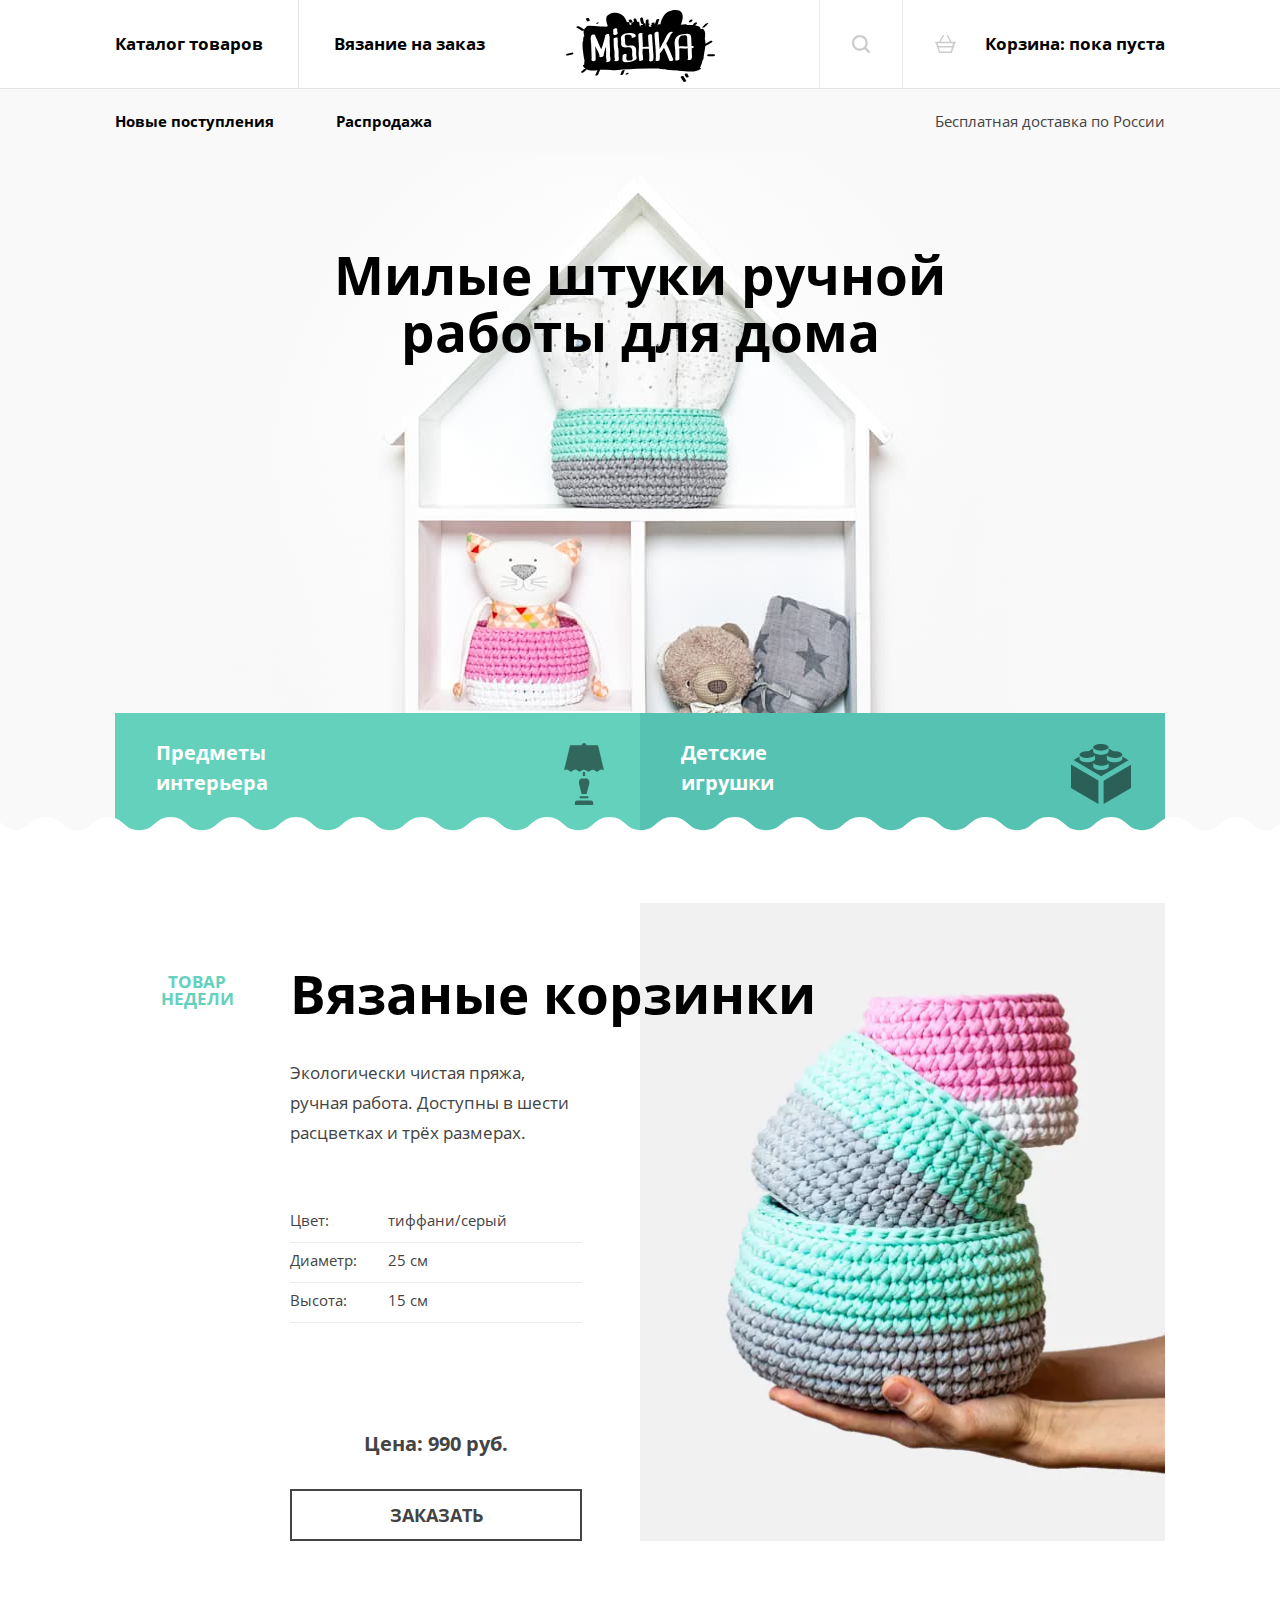
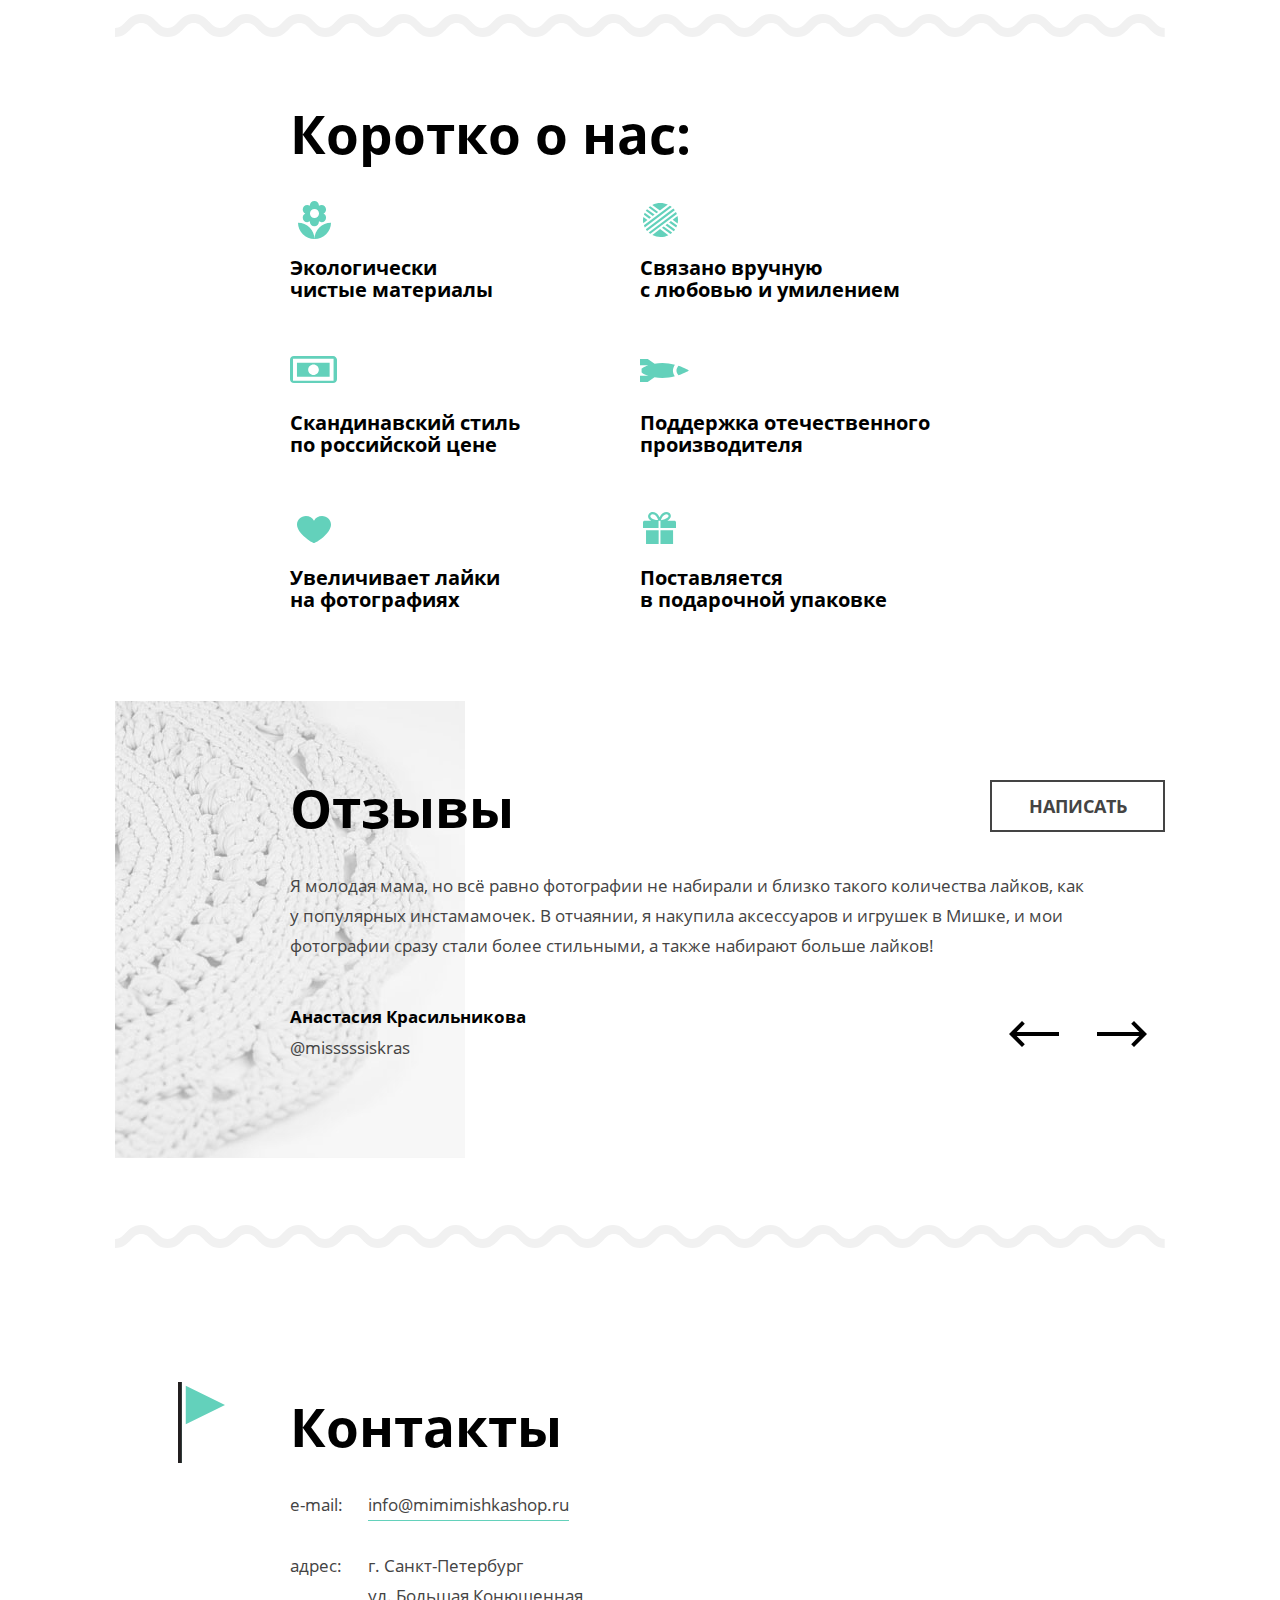
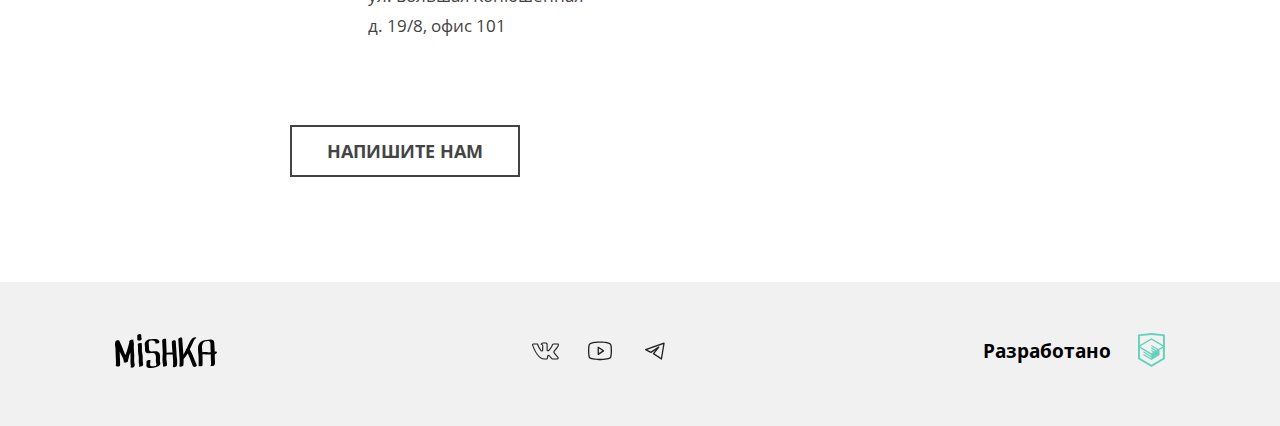
<file: index.html>
<!DOCTYPE html>
<html lang="ru">
  <head>
    <meta charset="utf-8">
    <meta name="author" content="Arty Violet">
    <meta name="description" content="Магазин детских игрушек ручной работы - Мишка">
    <meta name="viewport" content="width=device-width,initial-scale=1">
    <title>Мишка</title>
    <link rel="preload" href="css/style.min.css" as="style">
    <link rel="preload" href="js/script.js" as="script">
    <link rel="preload" href="fonts/opensans.woff2" as="font" type="font/woff2" crossorigin>
    <link rel="preload" href="fonts/opensansbold.woff2" as="font" type="font/woff2" crossorigin>
    <link rel="preload" href="img/decor/topic-bg-mob.jpg" as="image" media="(max-width: 767.9px)" imagesrcset="img/decor/topic-bg-mob.jpg 1x, img/decor/topic-bg-mob@2x.jpg 2x">
    <link rel="preload" href="img/decor/topic-bg-tab.jpg" as="image" media="(min-width: 768px)" imagesrcset="img/decor/topic-bg-tab.jpg 1x, img/decor/topic-bg-tabmob@2x.jpg 2x">
    <link rel="icon" href="favicon.ico" type="image/x-icon">
    <link rel="icon" href="img/favicons/icon.svg" type="image/svg+xml">
    <link rel="apple-touch-icon" href="img/favicons/apple.png">
    <link rel="manifest" href="manifest.webmanifest">
    <link rel="stylesheet" href="css/style.min.css">
  </head>
  <body class="no-js">
    <header class="header">
      <nav class="header__nav nav container">
        <div class="nav__logo-wrapper">
          <a class="nav__logo" href="index.html" aria-current="page">
            <picture>
              <source media="(min-width: 1150px)" srcset="img/content/logo-desktop.svg">
              <source media="(min-width: 768px)" srcset="img/content/logo-tablet.svg">
              <img src="img/content/logo-mobile.svg" width="86" height="35" loading="eager" alt="Mishka.">
            </picture>
          </a>
        </div>
        <button class="nav__toggle" type="button">
          <span class="visually-hidden">Открыть меню.</span>
        </button>
        <ul class="nav__list nav__list--main list-reset">
          <li class="nav__item">
            <a class="nav__link" href="catalog.html">Каталог товаров</a>
          </li>
          <li class="nav__item">
            <a class="nav__link" href="form.html">Вязание на заказ</a>
          </li>
        </ul>
        <ul class="nav__list nav__list--user list-reset">
          <li class="nav__item">
            <a class="nav__link nav__link--icon nav__link--search" href="#">
              <svg class="icon-search" width="18" height="18">
                <title>Иконка поиска.</title>
                <use xlink:href="img/sprite.svg#search"></use>
              </svg>
              <span>Поиск по сайту</span>
            </a>
          </li>
          <li class="nav__item">
            <a class="nav__link nav__link--icon nav__link--cart" href="#">
              <svg class="icon-cart" width="21" height="18">
                <title>Иконка корзины.</title>
                <use xlink:href="img/sprite.svg#cart"></use>
              </svg>
              <span>Корзина: пока пуста</span>
            </a>
          </li>
        </ul>
        <ul class="nav__list nav__list--promo list-reset">
          <li class="nav__item">
            <a class="nav__link" href="#">Новые поступления</a>
          </li>
          <li class="nav__item">
            <a class="nav__link" href="#">Распродажа</a>
          </li>
        </ul>
        <p class="nav__promo-text">Бесплатная доставка по России</p>
      </nav>
      <section class="topic topic--home">
        <div class="topic__container container">
          <h1 class="visually-hidden">Магазин вязаных изделий Mishka</h1>
          <h2 class="topic__title title title--main">Милые штуки ручной работы&nbsp;для&nbsp;дома</h2>
          <ul class="topic__catalog-list list-reset">
            <li class="topic__catalog-item">
              <a class="topic__catalog-link topic__catalog-link--interior" href="#">
                <span>Предметы интерьера</span>
                <svg class="icon-interior" width="40" height="62">
                  <title>Иконка настольной лампы.</title>
                  <use xlink:href="img/sprite.svg#interior"></use>
                </svg>
              </a>
            </li>
            <li class="topic__catalog-item">
              <a class="topic__catalog-link topic__catalog-link--toys" href="#">
                <span>Детские игрушки</span>
                <svg class="icon-toy" width="60" height="60">
                  <title>Иконка кубика лего.</title>
                  <use xlink:href="img/sprite.svg#toy"></use>
                </svg>
              </a>
            </li>
          </ul>
        </div>
      </section>
    </header>
    <main class="main">
      <section class="promo">
        <div class="promo__container container">
          <div class="promo__title-wrapper">
            <h2 class="promo__title title">Вязаные корзинки</h2>
            <span class="promo__tip">Товар недели</span>
          </div>
          <div class="promo__product-card product-card">
            <p class="product-card__text">Экологически чистая пряжа, ручная работа. Доступны в шести расцветках и трёх размерах.</p>
            <dl class="product-card__list">
              <div class="product-card__item">
                <dt class="product-card__term">Цвет:</dt>
                <dd class="product-card__definition">тиффани/серый</dd>
              </div>
              <div class="product-card__item">
                <dt class="product-card__term">Диаметр:</dt>
                <dd class="product-card__definition">25 см</dd>
              </div>
              <div class="product-card__item">
                <dt class="product-card__term">Высота:</dt>
                <dd class="product-card__definition">15 см</dd>
              </div>
            </dl>
          </div>
          <div class="promo__image-wrapper">
            <picture>
              <source media="(min-width: 1150px)" srcset="img/webp/content/promo-img-desk.webp 1x,img/webp/content/promo-img-desk@2x.webp 2x" type="image/webp">
              <source media="(min-width: 768px)" srcset="img/webp/content/promo-img-tab.webp 1x,img/webp/content/promo-img-tab@2x.webp 2x" type="image/webp">
              <source srcset="img/webp/content/promo-img-mob.webp 1x,img/webp/content/promo-img-mob@2x.webp 2x" type="image/webp">
              <source media="(min-width: 1150px)" srcset="img/content/promo-img-desk.jpg 1x,img/content/promo-img-desk@2x.jpg 2x">
              <source media="(min-width: 768px)" srcset="img/content/promo-img-tab.jpg 1x,img/content/promo-img-tab@2x.jpg 2x">
              <img src="img/content/promo-img-mob.jpg" srcset="img/content/promo-img-mob@2x.jpg 2x" width="260" height="315" loading="lazy" alt="Вязаные корзинки.">
            </picture>
          </div>
          <div class="promo__price-wrapper">
            <p class="promo__price">Цена: 990 руб.</p>
            <a class="promo__button button button-order" href="#">Заказать</a>
          </div>
        </div>
      </section>
      <section class="about-us">
        <div class="about-us__container container">
          <h2 class="about-us__title title">Коротко о нас:</h2>
          <ul class="about-us__list list-reset">
            <li class="about-us__item about-us__item--eco">Экологически чистые&nbsp;материалы</li>
            <li class="about-us__item about-us__item--price">Скандинавский стиль по&nbsp;российской цене</li>
            <li class="about-us__item about-us__item--likes">Увеличивает лайки на&nbsp;фотографиях</li>
            <li class="about-us__item about-us__item--handmade">Связано вручную
              <br>с&nbsp;любовью и&nbsp;умилением
            </li>
            <li class="about-us__item about-us__item--suply">Поддержка отечественного производителя</li>
            <li class="about-us__item about-us__item--gift">Поставляется в&nbsp;подарочной&nbsp;упаковке</li>
          </ul>
        </div>
      </section>
      <section class="reviews">
        <div class="reviews__container container">
          <h2 class="reviews__title title">Отзывы</h2>
          <ul class="reviews__slider slider list-reset">
            <li class="slider__item slider__item--active">
              <blockquote class="slider__content">
                <p class="slider__text">Я молодая мама, но всё равно фотографии не набирали и близко такого количества лайков, как у&nbsp;популярных инстамамочек. В&nbsp;отчаянии, я накупила аксессуаров и игрушек в Мишке, и&nbsp;мои фотографии сразу стали более стильными, а также набирают больше лайков!</p>
                <div class="slider__author">
                  <cite class="slider__name">Анастасия Красильникова</cite>
                  <span class="slider__nickname">@misssssiskras</span>
                </div>
              </blockquote>
            </li>
            <li class="slider__item">
              <blockquote class="slider__content">
                <p class="slider__text">Я сестра молодой мамы, но всё равно фотографии не набирали и близко такого количества лайков, как у популярных инстамамочек. В отчаянии, я накупила аксессуаров и игрушек в Мишке, и мои фотографии сразу стали более стильными, а также набирают больше лайков!</p>
                <div class="slider__author">
                  <cite class="slider__name">Екатерина Красильникова</cite>
                  <span class="slider__nickname">@misssssiskras2</span>
                </div>
              </blockquote>
            </li>
            <li class="slider__item">
              <blockquote class="slider__content">
                <p class="slider__text">Я двоюродная сестра молодой мамы, но всё равно фотографии не набирали и близко такого количества лайков, как у популярных инстамамочек. В отчаянии, я накупила аксессуаров и игрушек в Мишке, и мои фотографии сразу стали более стильными, а также набирают больше лайков!</p>
                <div class="slider__author">
                  <cite class="slider__name">Елена Красильникова</cite>
                  <span class="slider__nickname">@misssssiskras3</span>
                </div>
              </blockquote>
            </li>
          </ul>
          <a class="reviews__button button" href="#">Написать</a>
          <div class="reviews__slider-arrows">
            <button class="reviews__slider-arrow reviews__slider-arrow--prev" type="button">
              <svg class="icon-arrow" width="50" height="26">
                <title>Иконка стрелки влево.</title>
                <use xlink:href="img/sprite.svg#arrow"></use>
              </svg>
              <span class="visually-hidden">Предыдущий слайд.</span>
            </button>
            <button class="reviews__slider-arrow reviews__slider-arrow--next" type="button">
              <svg class="icon-arrow" width="50" height="26">
                <title>Иконка стрелки вправо.</title>
                <use xlink:href="img/sprite.svg#arrow"></use>
              </svg>
              <span class="visually-hidden">Следующий слайд.</span>
            </button>
          </div>
        </div>
      </section>
      <section class="contacts">
        <div class="contacts__container container">
          <div class="contacts__text">
            <h2 class="contacts__title title">Контакты</h2>
            <dl class="contacts__list">
              <dt class="contacts__heading">e-mail:</dt>
              <dd class="contacts__info">
                <a class="contacts__email" href="mailto:info@mimimishkashop.ru">info@mimimishkashop.ru</a>
              </dd>
              <dt class="contacts__heading">адрес:</dt>
              <dd class="contacts__info">
                <address class="contacts__address">г. Санкт-Петербург ул.&nbsp;Большая&nbsp;Конюшенная д.&nbsp;19/8, офис&nbsp;101</address>
              </dd>
            </dl>
          </div>
          <div class="contacts__map map">
            <a class="map__link" href="#">
              <picture>
                <source media="(min-width: 768px)" srcset="img/webp/content/map-tab.webp 1x,img/webp/content/map-tab@2x.webp 2x" type="image/webp">
                <source srcset="img/webp/content/map-mob.webp 1x,img/webp/content/map-mob@2x.webp 2x" type="image/webp">
                <source media="(min-width: 768px)" srcset="img/content/map-tab.jpg 1x,img/content/map-tab@2x.jpg 2x">
                <img src="img/content/map-mob.jpg" srcset="img/content/map-mob@2x.jpg 2x" width="320" height="454" loading="lazy" alt="Метка магазина Мишка указанная на карте.">
              </picture>
            </a>
            <div class="map__api" id="map"></div>
          </div>
          <a class="contacts__button button" href="#">Напишите нам</a>
        </div>
      </section>
    </main>
    <footer class="footer">
      <div class="footer__container container">
        <a class="footer__logo" href="index.html" aria-current="page">
          <svg class="icon-footer-logo" width="102" height="34">
            <title>Mishka.</title>
            <use xlink:href="img/sprite.svg#footer-logo"></use>
          </svg>
        </a>
        <ul class="footer__social social list-reset">
          <li class="social__item">
            <a class="social__link" href="https://vk.com/htmlacademy" target="_blank">
              <span class="visually-hidden">Мы в Контакте.</span>
              <svg class="icon-vk" width="28" height="23">
                <title>Иконка вКонтакте.</title>
                <use xlink:href="img/sprite.svg#vk"></use>
              </svg>
            </a>
          </li>
          <li class="social__item">
            <a class="social__link" href="https://www.youtube.com/@HTMLAcademyRUS" target="_blank">
              <span class="visually-hidden">Мы на YouTube.</span>
              <svg class="icon-youtube" width="24" height="20">
                <title>Иконка YouTube.</title>
                <use xlink:href="img/sprite.svg#youtube"></use>
              </svg>
            </a>
          </li>
          <li class="social__item">
            <a class="social__link" href="https://t.me/htmlacademy" target="_blank">
              <span class="visually-hidden">Мы в Телеграм.</span>
              <svg class="icon-telegram" width="20" height="18">
                <title>Иконка Телеграм.</title>
                <use xlink:href="img/sprite.svg#telegram"></use>
              </svg>
            </a>
          </li>
        </ul>
        <a class="footer__copyright copyright" href="https://htmlacademy.ru/intensive/adaptive" target="_blank" aria-label="Html Academy">
          <span class="copyright__text">Разработано</span>
          <svg class="icon-htmlacademy" width="27" height="35">
            <title>Логотип htmlacademy.</title>
            <use xlink:href="img/sprite.svg#htmlacademy"></use>
          </svg>
        </a>
      </div>
    </footer>
    <!-- класс modal-container--opened открывает модальное окно -->
    <div class="modal-container">
      <div class="modal">
        <section class="modal__content size">
          <h2 class="size__title title">Добавить в корзину</h2>
          <p class="size__text">Выберите размер:</p>
          <form class="size__form" action="https://echo.htmlacademy.ru" method="post">
            <ul class="size__list list-reset">
              <li class="size__item">
                <input class="size__input" type="radio" id="s-size" name="size" value="s-size" checked="checked">
                <label class="size__label" for="s-size">S</label>
              </li>
              <li class="size__item">
                <input class="size__input" type="radio" id="m-size" name="size" value="m-size">
                <label class="size__label" for="m-size">M</label>
              </li>
              <li class="size__item">
                <input class="size__input" type="radio" id="l-size" name="size" value="l-size">
                <label class="size__label" for="l-size">L</label>
              </li>
            </ul>
            <button class="size__button button button--other" type="submit">Добавить</button>
          </form>
        </section>
      </div>
    </div>
    <script defer="defer" src="https://api-maps.yandex.ru/2.1/?lang=ru_RU"></script>
    <script defer="defer" src="js/map.js"></script>
    <script src="js/script.js"></script>
  </body>
</html>
</file>
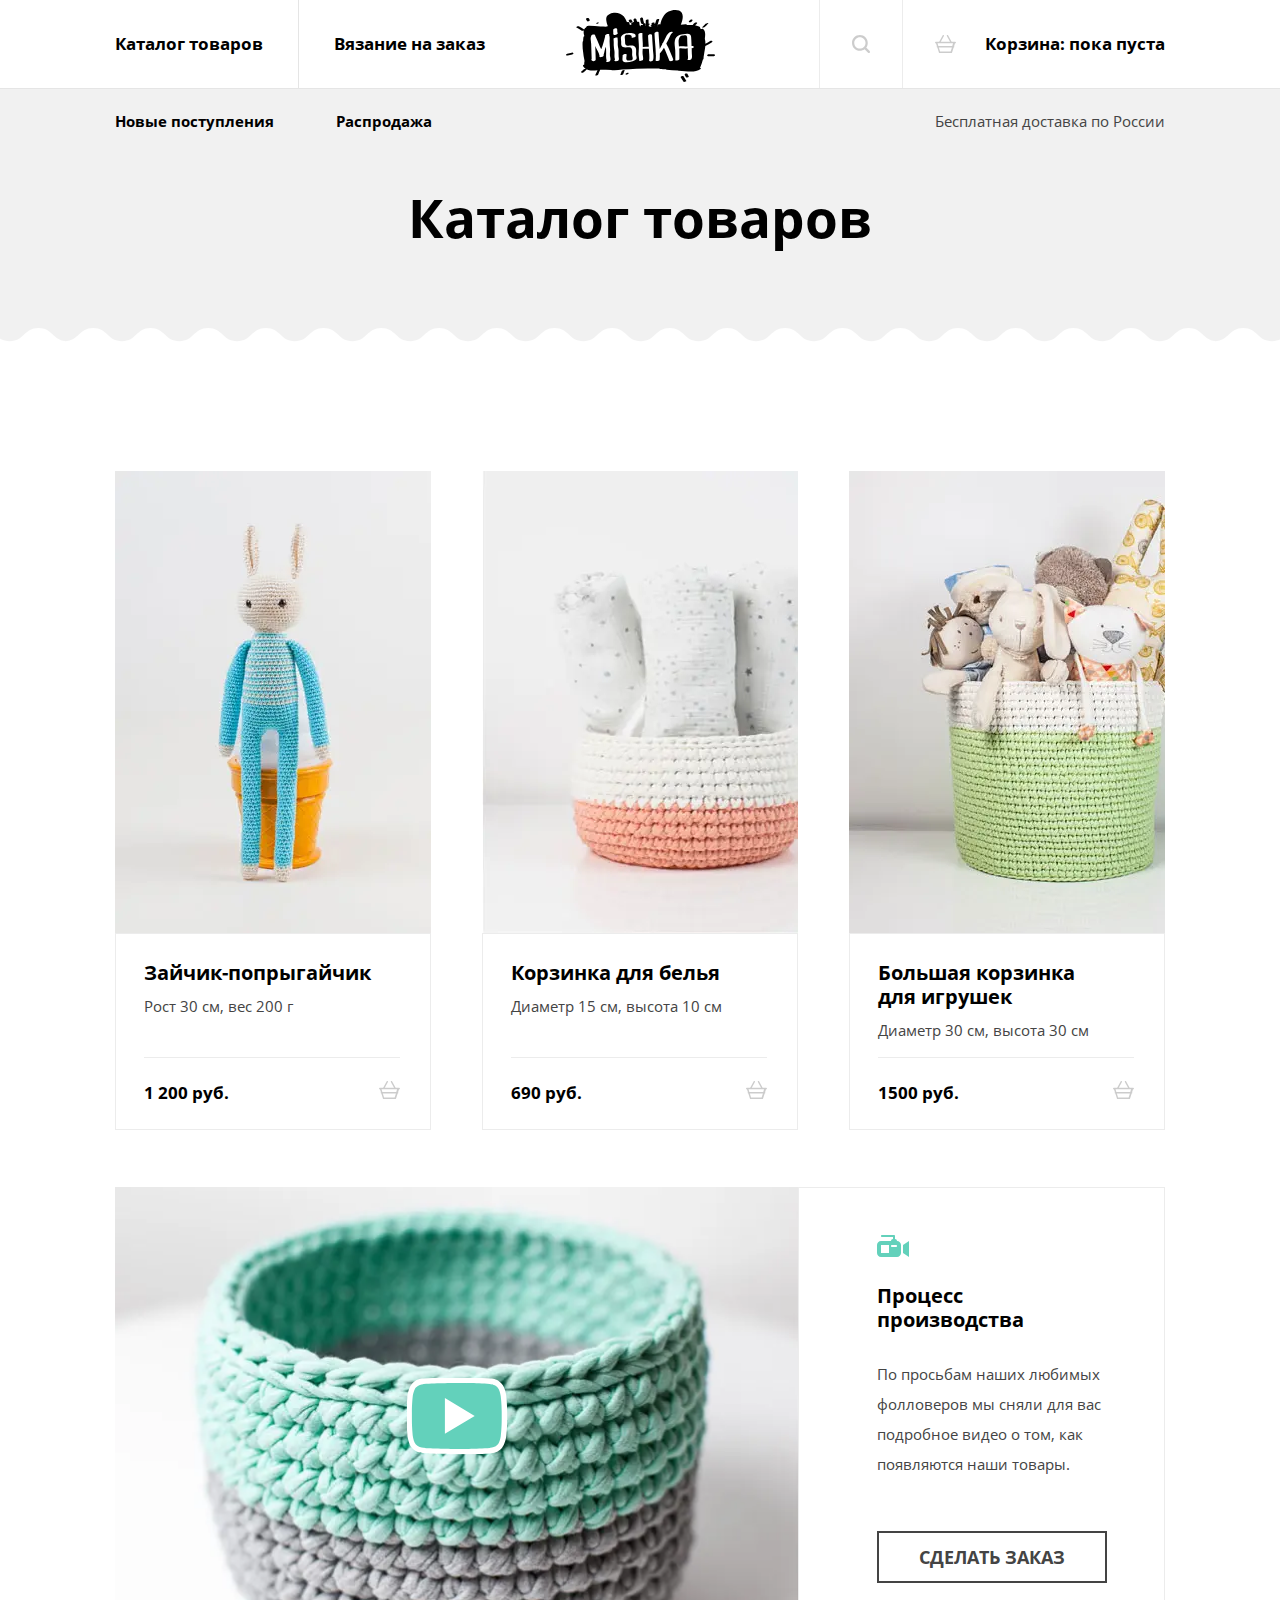
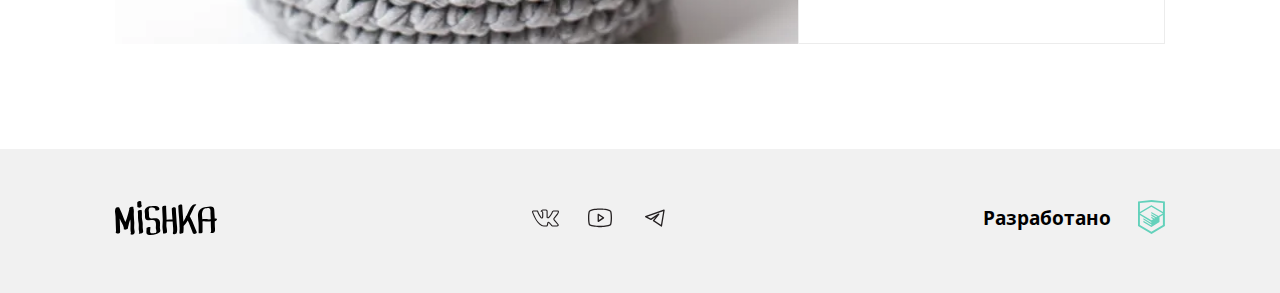
<file: catalog.html>
<!DOCTYPE html>
<html lang="ru">
  <head>
    <meta charset="utf-8">
    <meta name="author" content="Arty Violet">
    <meta name="description" content="Магазин детских игрушек ручной работы - Мишка">
    <meta name="viewport" content="width=device-width,initial-scale=1">
    <title>Мишка: каталог</title>
    <link rel="preload" href="css/style.min.css" as="style">
    <link rel="preload" href="js/script.js" as="script">
    <link rel="preload" href="fonts/opensans.woff2" as="font" type="font/woff2" crossorigin>
    <link rel="preload" href="fonts/opensansbold.woff2" as="font" type="font/woff2" crossorigin>
    <link rel="icon" href="favicon.ico" type="image/x-icon">
    <link rel="icon" href="img/favicons/icon.svg" type="image/svg+xml">
    <link rel="apple-touch-icon" href="img/favicons/apple.png">
    <link rel="manifest" href="manifest.webmanifest">
    <link rel="stylesheet" href="css/style.min.css">
  </head>
  <body class="no-js">
    <header class="header header--inner">
      <nav class="header__nav nav container">
        <div class="nav__logo-wrapper">
          <a class="nav__logo" href="index.html">
            <picture>
              <source media="(min-width: 1150px)" srcset="img/content/logo-desktop.svg">
              <source media="(min-width: 768px)" srcset="img/content/logo-tablet.svg">
              <img src="img/content/logo-mobile.svg" width="86" height="35" loading="eager" alt="Mishka.">
            </picture>
          </a>
        </div>
        <button class="nav__toggle" type="button">
          <span class="visually-hidden">Открыть меню.</span>
        </button>
        <ul class="nav__list nav__list--main list-reset">
          <li class="nav__item">
            <a class="nav__link nav__link--current" href="catalog.html" aria-current="page">Каталог товаров</a>
          </li>
          <li class="nav__item">
            <a class="nav__link" href="form.html">Вязание на заказ</a>
          </li>
        </ul>
        <ul class="nav__list nav__list--user list-reset">
          <li class="nav__item">
            <a class="nav__link nav__link--icon nav__link--search" href="#">
              <svg class="icon-search" width="18" height="18">
                <title>Иконка поиска.</title>
                <use xlink:href="img/sprite.svg#search"></use>
              </svg>
              <span>Поиск по сайту</span>
            </a>
          </li>
          <li class="nav__item">
            <a class="nav__link nav__link--icon nav__link--cart" href="#">
              <svg class="icon-cart" width="21" height="18">
                <title>Иконка корзины.</title>
                <use xlink:href="img/sprite.svg#cart"></use>
              </svg>
              <span>Корзина: пока пуста</span>
            </a>
          </li>
        </ul>
        <ul class="nav__list nav__list--promo list-reset">
          <li class="nav__item">
            <a class="nav__link" href="#">Новые поступления</a>
          </li>
          <li class="nav__item">
            <a class="nav__link" href="#">Распродажа</a>
          </li>
        </ul>
        <p class="nav__promo-text">Бесплатная доставка по России</p>
      </nav>
      <section class="topic">
        <div class="topic__container container">
          <h1 class="topic__title title title--main">Каталог товаров</h1>
        </div>
      </section>
    </header>
    <main class="main">
      <section class="catalog">
        <div class="catalog__container container">
          <ul class="catalog__list list-reset">
            <li class="catalog__item catalog-card">
              <a class="catalog-card__image-link" href="#">
                <picture>
                  <source media="(min-width: 1150px)" srcset="img/webp/content/catalog-card-1-desk.webp 1x,img/webp/content/catalog-card-1-desk@2x.webp 2x" type="image/webp">
                  <source media="(min-width: 768px)" srcset="img/webp/content/catalog-card-1-tab.webp 1x,img/webp/content/catalog-card-1-tab@2x.webp 2x" type="image/webp">
                  <source srcset="img/webp/content/catalog-card-1-mob.webp 1x,img/webp/content/catalog-card-1-mob@2x.webp 2x" type="image/webp">
                  <source media="(min-width: 1150px)" srcset="img/content/catalog-card-1-desk.jpg 1x,img/content/catalog-card-1-desk@2x.jpg 2x">
                  <source media="(min-width: 768px)" srcset="img/content/catalog-card-1-tab.jpg 1x,img/content/catalog-card-1-tab@2x.jpg 2x">
                  <img src="img/content/catalog-card-1-mob.jpg" srcset="img/content/catalog-card-1-mob@2x.jpg 2x" width="260" height="195" loading="eager" alt="Зайчик-попрыгайчик.">
                </picture>
              </a>
              <div class="catalog-card__container">
                <div class="catalog-card__description-wrapper">
                  <a class="catalog-card__title" href="#">
                    <h2 class="catalog-card__title-text">Зайчик-попрыгайчик</h2>
                  </a>
                  <p class="catalog-card__description">Рост 30 см, вес 200 г</p>
                </div>
                <div class="catalog-card__price-wrapper">
                  <span class="catalog-card__price">1&nbsp;200 руб.</span>
                  <a class="catalog-card__button button-order" href="#">
                    <svg class="icon-cart" width="21" height="18">
                      <title>Иконка корзины.</title>
                      <use xlink:href="img/sprite.svg#cart"></use>
                    </svg>
                    <span class="visually-hidden">Положить в корзину</span>
                  </a>
                </div>
              </div>
            </li>
            <li class="catalog__item catalog-card">
              <a class="catalog-card__image-link" href="#">
                <picture>
                  <source media="(min-width: 1150px)" srcset="img/webp/content/catalog-card-2-desk.webp 1x,img/webp/content/catalog-card-2-desk@2x.webp 2x" type="image/webp">
                  <source media="(min-width: 768px)" srcset="img/webp/content/catalog-card-2-tab.webp 1x,img/webp/content/catalog-card-2-tab@2x.webp 2x" type="image/webp">
                  <source srcset="img/webp/content/catalog-card-2-mob.webp 1x,img/webp/content/catalog-card-2-mob@2x.webp 2x" type="image/webp">
                  <source media="(min-width: 1150px)" srcset="img/content/catalog-card-2-desk.jpg 1x,img/content/catalog-card-2-desk@2x.jpg 2x">
                  <source media="(min-width: 768px)" srcset="img/content/catalog-card-2-tab.jpg 1x,img/content/catalog-card-2-tab@2x.jpg 2x">
                  <img src="img/content/catalog-card-2-mob.jpg" srcset="img/content/catalog-card-2-mob@2x.jpg 2x" width="260" height="195" loading="lazy" alt="Корзинка для белья.">
                </picture>
              </a>
              <div class="catalog-card__container">
                <div class="catalog-card__description-wrapper">
                  <a class="catalog-card__title" href="#">
                    <h2 class="catalog-card__title-text">Корзинка для белья</h2>
                  </a>
                  <p class="catalog-card__description">Диаметр 15 см, высота 10 см</p>
                </div>
                <div class="catalog-card__price-wrapper">
                  <span class="catalog-card__price">690 руб.</span>
                  <a class="catalog-card__button button-order" href="#">
                    <svg class="icon-cart" width="21" height="18">
                      <title>Иконка корзины.</title>
                      <use xlink:href="img/sprite.svg#cart"></use>
                    </svg>
                    <span class="visually-hidden">Положить в корзину</span>
                  </a>
                </div>
              </div>
            </li>
            <li class="catalog__item catalog-card">
              <a class="catalog-card__image-link" href="#">
                <picture>
                  <source media="(min-width: 1150px)" srcset="img/webp/content/catalog-card-3-desk.webp 1x,img/webp/content/catalog-card-3-desk@2x.webp 2x" type="image/webp">
                  <source media="(min-width: 768px)" srcset="img/webp/content/catalog-card-3-tab.webp 1x,img/webp/content/catalog-card-3-tab@2x.webp 2x" type="image/webp">
                  <source srcset="img/webp/content/catalog-card-3-mob.webp 1x,img/webp/content/catalog-card-3-mob@2x.webp 2x" type="image/webp">
                  <source media="(min-width: 1150px)" srcset="img/content/catalog-card-3-desk.jpg 1x,img/content/catalog-card-3-desk@2x.jpg 2x">
                  <source media="(min-width: 768px)" srcset="img/content/catalog-card-3-tab.jpg 1x,img/content/catalog-card-3-tab@2x.jpg 2x">
                  <img src="img/content/catalog-card-3-mob.jpg" srcset="img/content/catalog-card-3-mob@2x.jpg 2x" width="260" height="195" loading="lazy" alt="Большая корзинка для игрушек.">
                </picture>
              </a>
              <div class="catalog-card__container">
                <div class="catalog-card__description-wrapper">
                  <a class="catalog-card__title" href="#">
                    <h2 class="catalog-card__title-text">Большая корзинка для&nbsp;игрушек</h2>
                  </a>
                  <p class="catalog-card__description">Диаметр 30 см, высота 30 см</p>
                </div>
                <div class="catalog-card__price-wrapper">
                  <span class="catalog-card__price">1500 руб.</span>
                  <a class="catalog-card__button button-order" href="#">
                    <svg class="icon-cart" width="21" height="18">
                      <title>Иконка корзины.</title>
                      <use xlink:href="img/sprite.svg#cart"></use>
                    </svg>
                    <span class="visually-hidden">Положить в корзину</span>
                  </a>
                </div>
              </div>
            </li>
          </ul>
        </div>
      </section>
      <section class="video">
        <div class="video__container container">
          <div class="video__content">
            <h2 class="video__title">Процесс производства</h2>
            <div class="video__description">
              <p class="video__text">По просьбам наших любимых фолловеров мы сняли для вас подробное видео о том, как появляются наши товары.</p>
              <a class="video__button button" href="form.html">Сделать заказ</a>
            </div>
            <div class="video__image-wrapper">
              <picture>
                <source media="(min-width: 1150px)" srcset="img/webp/content/video-desk.webp 1x,img/webp/content/video-desk@2x.webp 2x" type="image/webp">
                <source media="(min-width: 768px)" srcset="img/webp/content/video-tab.webp 1x,img/webp/content/video-tab@2x.webp 2x" type="image/webp">
                <source srcset="img/webp/content/video-mob.webp 1x,img/webp/content/video-mob@2x.webp 2x" type="image/webp">
                <source media="(min-width: 1150px)" srcset="img/content/video-desk.jpg 1x,img/content/video-desk@2x.jpg 2x">
                <source media="(min-width: 768px)" srcset="img/content/video-tab.jpg 1x,img/content/video-tab@2x.jpg 2x">
                <img src="img/content/video-mob.jpg" srcset="img/content/video-mob@2x.jpg 2x" width="260" height="150" loading="lazy" alt="Большая корзинка для игрушек.">
              </picture>
              <button class="video__play-button" type="button">
                <span class="visually-hidden">Play</span>
              </button>
            </div>
          </div>
        </div>
      </section>
    </main>
    <footer class="footer">
      <div class="footer__container container">
        <a class="footer__logo" href="index.html">
          <svg class="icon-footer-logo" width="102" height="34">
            <title>Mishka.</title>
            <use xlink:href="img/sprite.svg#footer-logo"></use>
          </svg>
        </a>
        <ul class="footer__social social list-reset">
          <li class="social__item">
            <a class="social__link" href="https://vk.com/htmlacademy" target="_blank">
              <span class="visually-hidden">Мы в Контакте.</span>
              <svg class="icon-vk" width="28" height="23">
                <title>Иконка вКонтакте.</title>
                <use xlink:href="img/sprite.svg#vk"></use>
              </svg>
            </a>
          </li>
          <li class="social__item">
            <a class="social__link" href="https://www.youtube.com/@HTMLAcademyRUS" target="_blank">
              <span class="visually-hidden">Мы на YouTube.</span>
              <svg class="icon-youtube" width="24" height="20">
                <title>Иконка YouTube.</title>
                <use xlink:href="img/sprite.svg#youtube"></use>
              </svg>
            </a>
          </li>
          <li class="social__item">
            <a class="social__link" href="https://t.me/htmlacademy" target="_blank">
              <span class="visually-hidden">Мы в Телеграм.</span>
              <svg class="icon-telegram" width="20" height="18">
                <title>Иконка Телеграм.</title>
                <use xlink:href="img/sprite.svg#telegram"></use>
              </svg>
            </a>
          </li>
        </ul>
        <a class="footer__copyright copyright" href="https://htmlacademy.ru/intensive/adaptive" target="_blank" aria-label="Html Academy">
          <span class="copyright__text">Разработано</span>
          <svg class="icon-htmlacademy" width="27" height="35">
            <title>Логотип htmlacademy.</title>
            <use xlink:href="img/sprite.svg#htmlacademy"></use>
          </svg>
        </a>
      </div>
    </footer>
    <!-- класс modal-container--opened открывает модальное окно -->
    <div class="modal-container">
      <div class="modal">
        <section class="modal__content size">
          <h2 class="size__title title">Добавить в корзину</h2>
          <p class="size__text">Выберите размер:</p>
          <form class="size__form" action="https://echo.htmlacademy.ru" method="post">
            <ul class="size__list list-reset">
              <li class="size__item">
                <input class="size__input" type="radio" id="s-size" name="size" value="s-size" checked="checked">
                <label class="size__label" for="s-size">S</label>
              </li>
              <li class="size__item">
                <input class="size__input" type="radio" id="m-size" name="size" value="m-size">
                <label class="size__label" for="m-size">M</label>
              </li>
              <li class="size__item">
                <input class="size__input" type="radio" id="l-size" name="size" value="l-size">
                <label class="size__label" for="l-size">L</label>
              </li>
            </ul>
            <button class="size__button button button--other" type="submit">Добавить</button>
          </form>
        </section>
      </div>
    </div>
    <script src="js/script.js"></script>
  </body>
</html>
</file>
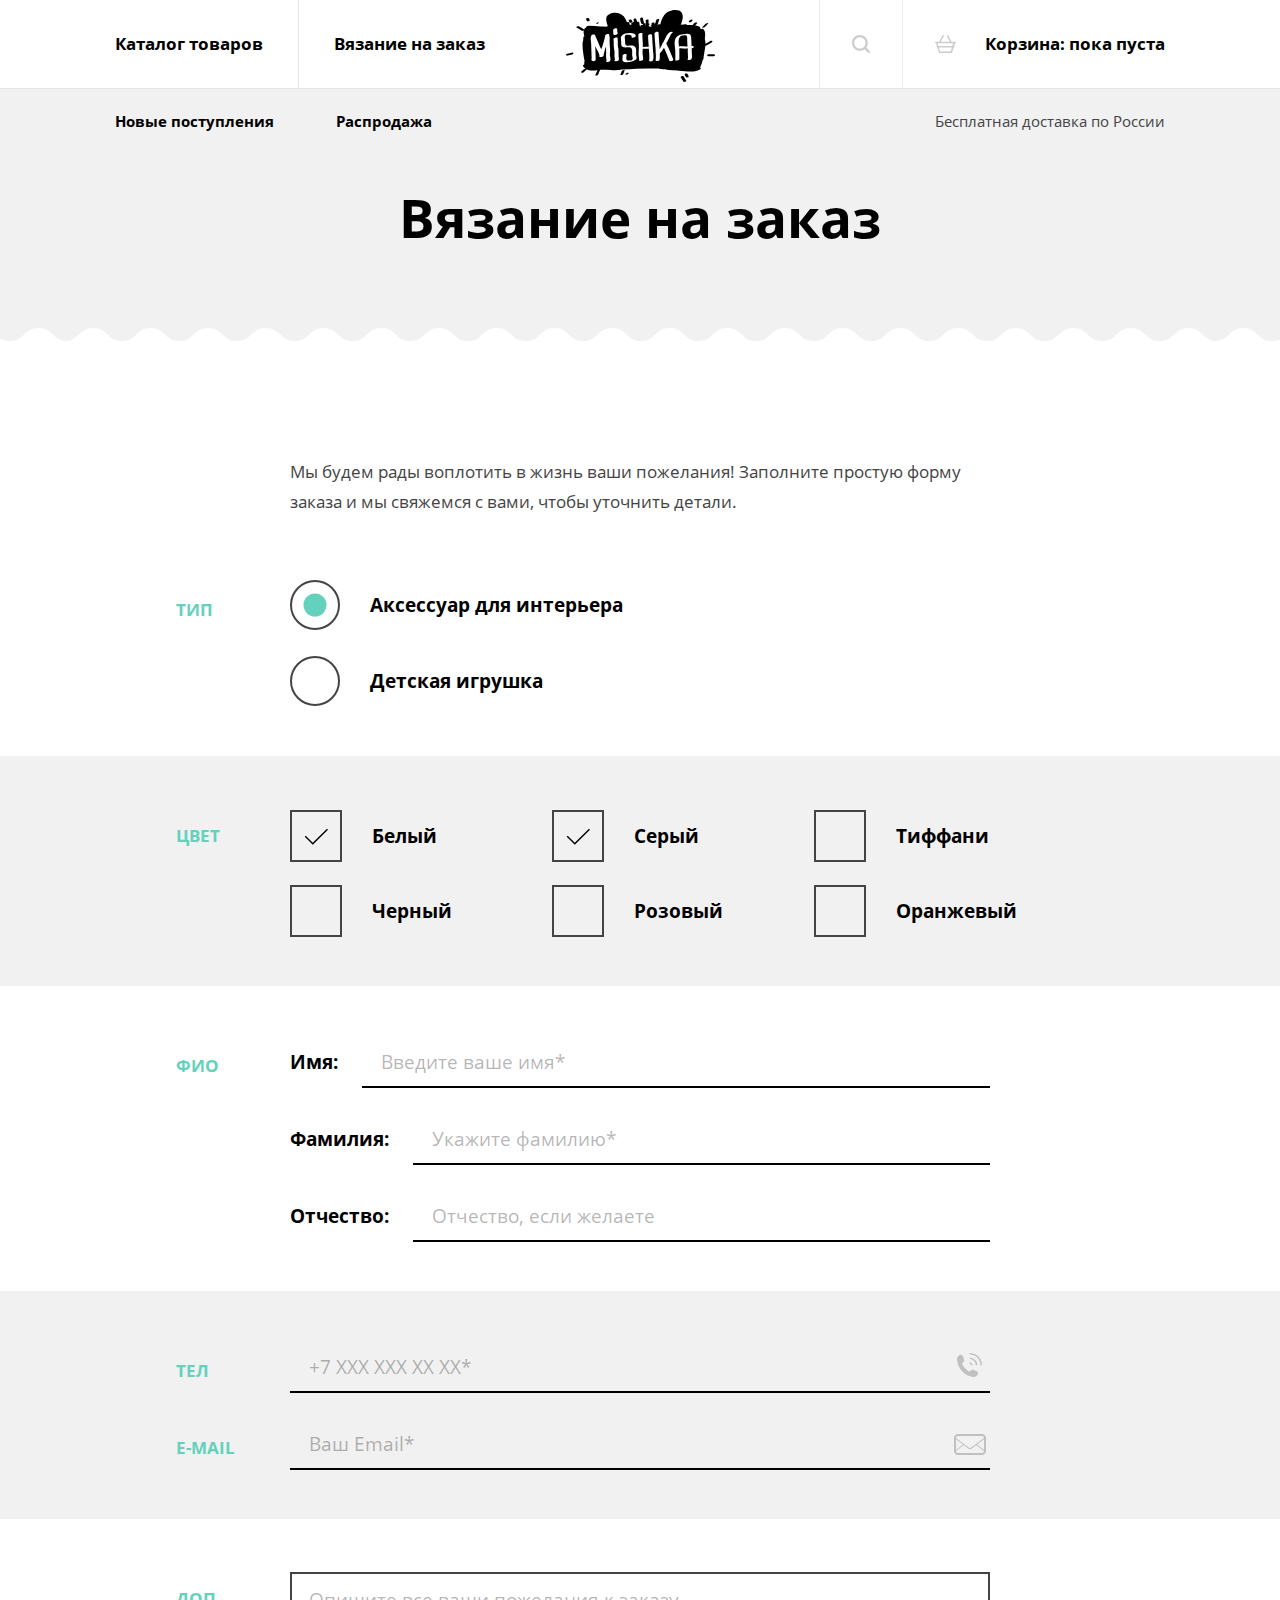
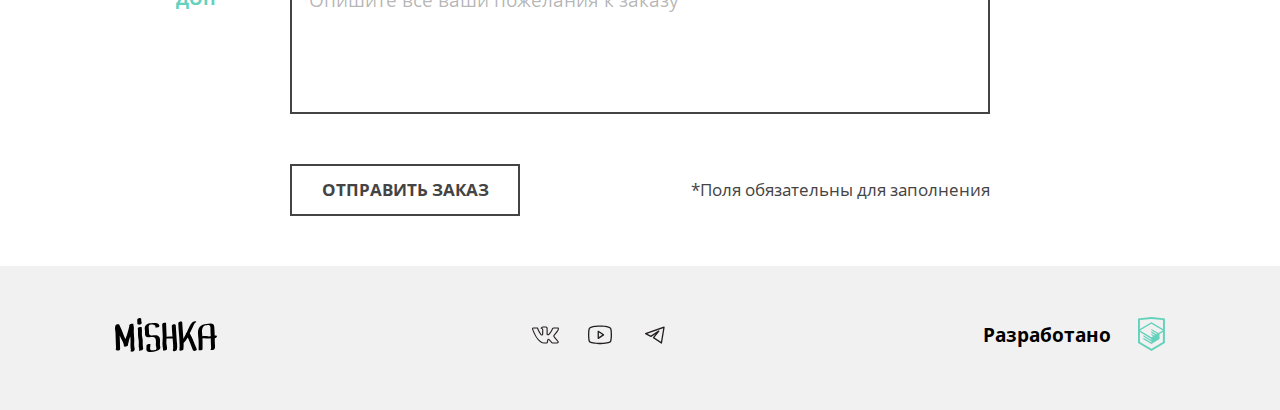
<file: form.html>
<!DOCTYPE html>
<html lang="ru">
  <head>
    <meta charset="utf-8">
    <meta name="author" content="Arty Violet">
    <meta name="description" content="Магазин детских игрушек ручной работы - Мишка">
    <meta name="viewport" content="width=device-width,initial-scale=1">
    <title>Мишка: форма</title>
    <link rel="preload" href="css/style.min.css" as="style">
    <link rel="preload" href="js/script.js" as="script">
    <link rel="preload" href="fonts/opensans.woff2" as="font" type="font/woff2" crossorigin>
    <link rel="preload" href="fonts/opensansbold.woff2" as="font" type="font/woff2" crossorigin>
    <link rel="icon" href="favicon.ico" type="image/x-icon">
    <link rel="icon" href="img/favicons/icon.svg" type="image/svg+xml">
    <link rel="apple-touch-icon" href="img/favicons/apple.png">
    <link rel="manifest" href="manifest.webmanifest">
    <link rel="stylesheet" href="css/style.min.css">
  </head>
  <body class="no-js">
    <header class="header header--inner">
      <nav class="header__nav nav container">
        <div class="nav__logo-wrapper">
          <a class="nav__logo" href="index.html">
            <picture>
              <source media="(min-width: 1150px)" srcset="img/content/logo-desktop.svg">
              <source media="(min-width: 768px)" srcset="img/content/logo-tablet.svg">
              <img src="img/content/logo-mobile.svg" width="86" height="35" loading="eager" alt="Mishka.">
            </picture>
          </a>
        </div>
        <button class="nav__toggle" type="button">
          <span class="visually-hidden">Открыть меню.</span>
        </button>
        <ul class="nav__list nav__list--main list-reset">
          <li class="nav__item">
            <a class="nav__link" href="catalog.html">Каталог товаров</a>
          </li>
          <li class="nav__item">
            <a class="nav__link nav__link--current" href="form.html" aria-current="page">Вязание на заказ</a>
          </li>
        </ul>
        <ul class="nav__list nav__list--user list-reset">
          <li class="nav__item">
            <a class="nav__link nav__link--icon nav__link--search" href="#">
              <svg class="icon-search" width="18" height="18">
                <title>Иконка поиска.</title>
                <use xlink:href="img/sprite.svg#search"></use>
              </svg>
              <span>Поиск по сайту</span>
            </a>
          </li>
          <li class="nav__item">
            <a class="nav__link nav__link--icon nav__link--cart" href="#">
              <svg class="icon-cart" width="21" height="18">
                <title>Иконка корзины.</title>
                <use xlink:href="img/sprite.svg#cart"></use>
              </svg>
              <span>Корзина: пока пуста</span>
            </a>
          </li>
        </ul>
        <ul class="nav__list nav__list--promo list-reset">
          <li class="nav__item">
            <a class="nav__link" href="#">Новые поступления</a>
          </li>
          <li class="nav__item">
            <a class="nav__link" href="#">Распродажа</a>
          </li>
        </ul>
        <p class="nav__promo-text">Бесплатная доставка по России</p>
      </nav>
      <section class="topic">
        <div class="topic__container container">
          <h1 class="topic__title title title--main">Вязание на заказ</h1>
        </div>
      </section>
    </header>
    <main>
      <section class="form">
        <div class="container">
          <h2 class="visually-hidden">Форма завки на вязание</h2>
          <p class="form__tip">Мы будем рады воплотить в жизнь ваши пожелания! Заполните простую форму заказа и мы свяжемся с вами, чтобы уточнить детали.</p>
        </div>
        <form class="form__blank" action="https://echo.htmlacademy.ru" method="post">
          <fieldset class="form__section form__section--radio">
            <div class="form__container container">
              <h3 class="form__section-title">
                <span>Тип</span>
              </h3>
              <ul class="form__list list-reset">
                <li class="form__item">
                  <input class="form__input-control form__input-control--radio" type="radio" name="type" value="interior" id="interior" checked="checked">
                  <label class="form__label" for="interior">Аксессуар для интерьера</label>
                </li>
                <li class="form__item">
                  <input class="form__input-control form__input-control--radio" type="radio" name="type" value="toy" id="toy">
                  <label class="form__label" for="toy">Детская игрушка</label>
                </li>
              </ul>
            </div>
          </fieldset>
          <fieldset class="form__section form__section--check">
            <div class="form__container container">
              <h3 class="form__section-title">
                <span>Цвет</span>
              </h3>
              <ul class="form__list list-reset">
                <li class="form__item">
                  <input class="form__input-control form__input-control--check" type="checkbox" name="white" id="white" checked="checked">
                  <label class="form__label" for="white">Белый</label>
                </li>
                <li class="form__item">
                  <input class="form__input-control form__input-control--check" type="checkbox" name="grey" id="grey" checked="checked">
                  <label class="form__label" for="grey">Серый</label>
                </li>
                <li class="form__item">
                  <input class="form__input-control form__input-control--check" type="checkbox" name="tiffany" id="tiffany">
                  <label class="form__label" for="tiffany">Тиффани</label>
                </li>
                <li class="form__item">
                  <input class="form__input-control form__input-control--check" type="checkbox" name="black" id="black">
                  <label class="form__label" for="black">Черный</label>
                </li>
                <li class="form__item">
                  <input class="form__input-control form__input-control--check" type="checkbox" name="pink" id="pink">
                  <label class="form__label" for="pink">Розовый</label>
                </li>
                <li class="form__item">
                  <input class="form__input-control form__input-control--check" type="checkbox" name="orange" id="orange">
                  <label class="form__label" for="orange">Оранжевый</label>
                </li>
              </ul>
            </div>
          </fieldset>
          <fieldset class="form__section form__section--name-info">
            <div class="form__container container">
              <h3 class="form__section-title">
                <span>ФИО</span>
              </h3>
              <ul class="form__list list-reset">
                <li class="form__input-group">
                  <label class="form__label" for="name">Имя:</label>
                  <input class="form__input" type="text" id="name" placeholder="Введите ваше имя*">
                </li>
                <li class="form__input-group">
                  <label class="form__label" for="surname">Фамилия:</label>
                  <input class="form__input" type="text" id="surname" placeholder="Укажите фамилию*">
                </li>
                <li class="form__input-group">
                  <label class="form__label" for="patronymic">Отчество:</label>
                  <input class="form__input" type="text" id="patronymic" placeholder="Отчество, если желаете">
                </li>
              </ul>
            </div>
          </fieldset>
          <fieldset class="form__section form__section--contact-info">
            <div class="form__container container">
              <h3 class="form__section-title">
                <span>Тел</span>
              </h3>
              <label class="form__label-contacts form__label-contacts--phone" for="phone">
                <span class="visually-hidden">Введите телефон</span>
                <input class="form__input" type="tel" id="phone" placeholder="+7 ХХХ ХХХ ХХ ХХ*">
                <svg class="icon-phone" width="25" height="24">
                  <title>Иконка телефона.</title>
                  <use xlink:href="img/sprite.svg#phone"></use>
                </svg>
              </label>
            </div>
            <div class="form__container container">
              <h3 class="form__section-title">
                <span>E-mail</span>
              </h3>
              <label class="form__label-contacts form__label-contacts--email" for="email">
                <span class="visually-hidden">Введите email</span>
                <input class="form__input" type="email" id="email" placeholder="Ваш Email*">
                <svg class="icon-email" width="32" height="21">
                  <title>Иконка почты.</title>
                  <use xlink:href="img/sprite.svg#email"></use>
                </svg>
              </label>
            </div>
          </fieldset>
          <fieldset class="form__section form__section--message">
            <div class="form__container container">
              <h3 class="form__section-title">
                <span>Доп</span>
              </h3>
              <textarea class="form__input form__input--message" name="message" rows="10" placeholder="Опишите все ваши пожелания к заказу"></textarea>
            </div>
          </fieldset>
          <div class="form__section form__section--submit">
            <div class="form__container container">
              <p class="form__hint">*Поля обязательны для заполнения</p>
              <button class="form__button button" type="submit">Отправить заказ</button>
            </div>
          </div>
        </form>
      </section>
    </main>
    <footer class="footer">
      <div class="footer__container container">
        <a class="footer__logo" href="index.html">
          <svg class="icon-footer-logo" width="102" height="34">
            <title>Mishka.</title>
            <use xlink:href="img/sprite.svg#footer-logo"></use>
          </svg>
        </a>
        <ul class="footer__social social list-reset">
          <li class="social__item">
            <a class="social__link" href="https://vk.com/htmlacademy" target="_blank">
              <span class="visually-hidden">Мы в Контакте.</span>
              <svg class="icon-vk" width="28" height="23">
                <title>Иконка вКонтакте.</title>
                <use xlink:href="img/sprite.svg#vk"></use>
              </svg>
            </a>
          </li>
          <li class="social__item">
            <a class="social__link" href="https://www.youtube.com/@HTMLAcademyRUS" target="_blank">
              <span class="visually-hidden">Мы на YouTube.</span>
              <svg class="icon-youtube" width="24" height="20">
                <title>Иконка YouTube.</title>
                <use xlink:href="img/sprite.svg#youtube"></use>
              </svg>
            </a>
          </li>
          <li class="social__item">
            <a class="social__link" href="https://t.me/htmlacademy" target="_blank">
              <span class="visually-hidden">Мы в Телеграм.</span>
              <svg class="icon-telegram" width="20" height="18">
                <title>Иконка Телеграм.</title>
                <use xlink:href="img/sprite.svg#telegram"></use>
              </svg>
            </a>
          </li>
        </ul>
        <a class="footer__copyright copyright" href="https://htmlacademy.ru/intensive/adaptive" target="_blank" aria-label="Html Academy">
          <span class="copyright__text">Разработано</span>
          <svg class="icon-htmlacademy" width="27" height="35">
            <title>Логотип htmlacademy.</title>
            <use xlink:href="img/sprite.svg#htmlacademy"></use>
          </svg>
        </a>
      </div>
    </footer>
    <script src="js/script.js"></script>
  </body>
</html>
</file>
<file: css/style.min.css>
@font-face{font-weight:400;font-family:"Open Sans";font-style:normal;font-display:swap;src:local("Open Sans"),local("OpenSans"),url(../fonts/opensans.woff2)format("woff2"),url(../fonts/opensans.woff)format("woff")}@font-face{font-weight:700;font-family:"Open Sans";font-style:normal;font-display:swap;src:local("Open Sans Bold"),local("OpenSansBold"),url(../fonts/opensansbold.woff2)format("woff2"),url(../fonts/opensansbold.woff)format("woff")}*,::after,::before{box-sizing:border-box}html{height:100%}body{display:flex;flex-direction:column;min-width:320px;min-height:100%;margin:0;font-weight:400;font-family:"Open Sans","Arial",sans-serif;font-style:normal;color:#000;background-color:#fff;scroll-behavior:smooth;text-rendering:optimizeSpeed}img{max-width:100%;object-fit:cover;object-position:center}.visually-hidden{position:absolute;width:1px;height:1px;margin:-1px;padding:0;overflow:hidden;white-space:nowrap;border:0;clip:rect(0 0 0 0);-webkit-clip-path:inset(100%);clip-path:inset(100%)}.list-reset,html{margin:0;padding:0}.list-reset{list-style:none}.container{width:100%;max-width:1150px;margin:0 auto;padding:0 30px}@media screen and (min-width:768px){.container{padding:0 50px}}.title{margin:0;font-weight:700;font-size:25px;line-height:30px}@media screen and (min-width:768px){.title{font-size:43px;line-height:50px}}@media screen and (min-width:1150px){.title{font-size:53px;line-height:57px}}.title--main{font-size:27px;text-align:center}@media screen and (min-width:768px){.title--main{font-size:43px}}@media screen and (min-width:1150px){.title--main{font-size:53px}}.button{display:block;padding:14px;font-weight:700;font-size:18px;font-family:"Open Sans","Arial",sans-serif;line-height:20px;text-align:center;text-transform:uppercase;text-decoration:none;color:#444;background-color:#fff;border:2px solid #444;cursor:pointer;transition:all linear .2s}.button:focus,.button:hover{color:#fff;background-color:#444}.button:active{color:rgba(255,255,255,.3)}.button--other{font-size:17px;color:#fff;background-color:#63d1bb;border:2px solid #63d1bb}.button--other:focus,.button--other:hover{background-color:#46c1ae;border:2px solid #46c1ae}.button--other:active{opacity:.6}.header{position:relative;padding-top:79px}@media screen and (min-width:768px){.header{padding-top:0;overflow:hidden;background-color:#f9f9f9}.header--inner{background-color:#f1f1f1}.header--inner::after{content:"";position:absolute;bottom:-3px;display:block;width:100%;height:25px;background-image:url(../img/decor/zigzag-fill.svg);background-repeat:repeat-x;background-position:bottom center}}@media screen and (min-width:1150px){.header--inner::after{height:35px;background-size:1150px 35px}}.header__container{padding:0}.nav{position:absolute;top:0;right:0;left:0;min-height:79px;padding:79px 0 0;box-shadow:inset 0 1px 0#ececec}@media screen and (min-width:768px){.nav{position:static;display:grid;grid-template-columns:repeat(2,1fr);padding:0;background-color:transparent;border:0;box-shadow:none}}@media screen and (min-width:1150px){.nav{grid-template-columns:1fr 149px 1fr}}.no-js .nav{position:static;padding:0}.nav__wrapper{background-color:#f9f9f9}@media screen and (min-width:768px){.nav__wrapper--inner{background-color:#f1f1f1}}.no-js .nav__toggle{display:none}.no-js .nav__list--main,.no-js .nav__list--user{left:0;display:block}@media screen and (min-width:768px){.no-js .nav__list--main,.no-js .nav__list--user{display:flex}}.nav--opened .nav__list--main,.nav--opened .nav__list--user{left:0;z-index:1;display:block;transition:all ease .5s}.nav--opened .nav__toggle{top:29px;right:30px;width:21px;height:20px;border:0}.nav--opened .nav__toggle::after,.nav--opened .nav__toggle::before{left:-3px;width:27px;height:2px;background-color:#000}.nav--opened .nav__toggle::before{top:9px;transform:rotate(45deg)}.nav--opened .nav__toggle::after{bottom:9px;transform:rotate(-45deg)}.nav__toggle{position:absolute;top:32px;right:31px;z-index:1;width:20px;height:14px;padding:0;background-color:transparent;border:0;border-top:2px solid #231f20;cursor:pointer}@media screen and (min-width:768px){.nav__toggle{display:none}}.nav__toggle:focus,.nav__toggle:hover{opacity:.6}.nav__toggle:active{opacity:.3}.nav__toggle::after,.nav__toggle::before{content:"";position:absolute;left:0;width:20px;height:2px;background-color:#231f20;transition:all ease .4s}.nav__toggle::before{top:4px}.nav__toggle::after{bottom:0}.nav__logo-wrapper{position:absolute;top:22px;left:50%;z-index:2;transform:translateX(-50%)}@media screen and (min-width:768px){.nav__logo-wrapper{position:static;grid-row:1/2;grid-column:1/2;margin:22px 0 0 48px;transform:none}}@media screen and (min-width:1150px){.nav__logo-wrapper{grid-row:1/1;grid-column:2/3;margin:0;padding-top:10px;background-color:#fff;border-bottom:1px solid rgba(0,0,0,.1)}}.nav__logo{display:block;width:86px;height:35px;cursor:pointer}@media screen and (min-width:768px){.nav__logo{width:113px;height:46px}}@media screen and (min-width:1150px){.nav__logo{width:149px;height:72px}}.nav__logo:focus,.nav__logo:hover{opacity:.6}.nav__logo:active{opacity:.3}.map__link img,.nav__logo img,.promo__image-wrapper img{display:block;width:100%;height:100%}.nav__promo-text{display:none}@media screen and (min-width:768px){.nav__promo-text{position:relative;display:block;margin:0 0 0 auto;padding:20px 50px;font-size:15px;line-height:24px;color:#444}}@media screen and (min-width:1150px){.nav__promo-text{grid-column:3/4}}.nav__list{position:relative;left:-100%;z-index:1;background-color:#fff}@media screen and (min-width:768px){.nav__list{position:static;left:0;display:flex;flex-wrap:wrap;background-color:transparent;transition:none}.nav__list--main{display:grid;grid-template-columns:repeat(2,auto);gap:36px;justify-content:start;padding-left:50px;font-size:15px}}@media screen and (min-width:1150px){.nav__list--main,.nav__list--main::before{background-color:#fff;border-bottom:1px solid rgba(0,0,0,.1)}.nav__list--main{position:relative;grid-column:1/2;gap:0;padding-left:15px;font-size:17px}.nav__list--main::before{content:"";position:absolute;top:0;right:100%;bottom:-1px;width:calc(50vw - 100%)}.nav__list--main .nav__item:not(:first-child){border-left:1px solid rgba(0,0,0,.1)}}@media screen and (min-width:768px){.nav__list--main .nav__link{padding:20px 0;font-size:15px}}@media screen and (min-width:1150px){.nav__list--main .nav__link{padding:32px 35px;font-size:17px}}@media screen and (min-width:768px){.nav__list--user{display:flex;grid-row:1/2;grid-column:1/-1;justify-content:flex-end;order:-1;padding-left:200px;background-color:#fff;border-bottom:1px solid rgba(0,0,0,.1)}}@media screen and (min-width:1150px){.nav__list--user{position:relative;grid-column:3/4;order:0;padding-left:0}}@media screen and (min-width:768px){.nav__list--user .nav__link{border-left:1px solid #ececec}}@media screen and (min-width:1150px){.nav__list--user::after{content:"";position:absolute;top:0;bottom:-1px;left:100%;width:calc(50vw - 100%);background-color:#fff;border-bottom:1px solid rgba(0,0,0,.1)}}.nav__list--promo{display:none}@media screen and (min-width:1150px){.nav__list--promo{position:relative;display:grid;grid-column:1/2;grid-template-columns:repeat(2,auto);gap:20px 62px;justify-content:start;padding-left:50px}.nav__list--promo .nav__link{padding:20px 0;font-size:15px}}.nav__item{box-shadow:0 1px 0#ececec,inset 0 1px 0#ececec}@media screen and (min-width:768px){.nav__item{box-shadow:none}}.nav__link{display:block;padding:28px 20px 27px 76px;font-weight:700;font-size:17px;line-height:24px;text-decoration:none;color:#000;cursor:pointer}.nav__link:focus,.nav__link:hover{color:rgba(0,0,0,.6)}.nav__link:active{color:rgba(0,0,0,.3)}.nav__link--icon{position:relative}@media screen and (min-width:768px){.nav__link--search{padding:35px 32px}}.nav__link--cart svg,.nav__link--search svg{position:absolute;display:block;fill:#000;fill-opacity:.2}.nav__link--cart:focus svg,.nav__link--cart:hover svg,.nav__link--search:focus svg,.nav__link--search:hover svg{fill:#63d1bb;fill-opacity:1}.nav__link--cart:active svg,.nav__link--search:active svg{fill-opacity:.3}.nav__link--search svg{top:32px;left:32px;width:18px;height:18px}@media screen and (min-width:768px){.nav__link--search svg{position:static}.nav__link--search span{display:none}.nav__link--cart{padding:32px 50px 32px 82px}}.nav__link--cart svg{top:31px;left:30px;width:21px;height:18px}@media screen and (min-width:768px){.nav__link--cart svg{top:35px;left:32px}}.topic{position:relative;padding:73px 0;background-color:#f1f1f1;border-top:1px solid #ececec}@media screen and (min-width:768px){.topic{padding:36px 0 87px;border:0}}@media screen and (min-width:1150px){.topic{padding:36px 0 114px}}.topic--home{padding-bottom:0;background-color:#f9f9f9;background-image:url(../img/decor/topic-bg-mob.jpg);background-repeat:no-repeat;background-position:top -17px center}@media screen and (min-resolution:2dppx){.topic--home{background-image:url(../img/decor/topic-bg-mob@2x.jpg);background-size:569px 373px}}@media screen and (min-width:768px){.topic--home{padding-top:91px;background-image:url(../img/decor/topic-bg-tab.jpg);background-position:top -65px center}}@media screen and (min-width:768px) and (min-resolution:2dppx){.topic--home{background-image:url(../img/decor/topic-bg-tab@2x.jpg);background-size:1150px 746px}}@media screen and (min-width:1150px){.topic--home{padding-top:93px}}@media screen and (min-width:768px){.topic--home::after{content:"";position:absolute;bottom:-3px;display:block;width:100%;height:25px;background-image:url(../img/decor/zigzag-fill.svg);background-repeat:repeat-x;background-position:bottom center}}@media screen and (min-width:1150px){.topic--home::after{height:35px;background-size:1250px 35px}}.topic__container{padding:0}@media screen and (min-width:768px){.topic__container{padding:0 50px}}.topic__title{margin:0 30px}@media screen and (min-width:768px){.topic__title{margin:0 50px}}.topic__catalog-list{display:flex;flex-direction:column;justify-content:flex-end;height:206px;margin-top:120px}@media screen and (min-width:768px){.topic__catalog-list{flex-direction:row;align-items:flex-end;height:130px;margin-top:372px;border-bottom:1px solid #fff}}@media screen and (min-width:1150px){.topic__catalog-list{height:134px;margin-top:355px}}.topic__catalog-item{flex-grow:1}.topic__catalog-link{position:relative;display:block;padding:24px 115px 31px 30px;font-weight:700;font-size:19px;line-height:24px;text-decoration:none;color:#fff;cursor:pointer;transition:all ease .2s}@media screen and (min-width:768px){.topic__catalog-link{padding:25px 115px 46px 36px;font-size:20px;line-height:30px}}@media screen and (min-width:1150px){.topic__catalog-link{padding:25px 115px 50px 41px}}.topic__catalog-link:active,.topic__catalog-link:focus,.topic__catalog-link:hover{padding:24px 115px 36px 30px}@media screen and (min-width:768px){.topic__catalog-link:active,.topic__catalog-link:focus,.topic__catalog-link:hover{padding:25px 115px 51px 36px}}@media screen and (min-width:1150px){.topic__catalog-link:active,.topic__catalog-link:focus,.topic__catalog-link:hover{padding:25px 115px 55px 41px}}.topic__catalog-link:focus svg,.topic__catalog-link:hover svg{opacity:.7}.topic__catalog-link:active svg{opacity:.3}.topic__catalog-link span{display:block;width:150px}.topic__catalog-link--interior{background-color:#63d1bb}.topic__catalog-link--interior:active,.topic__catalog-link--interior:focus,.topic__catalog-link--interior:hover{background-color:#59d5bc}.topic__catalog-link--toys{background-color:#56c3b2}.topic__catalog-link--toys:active,.topic__catalog-link--toys:focus,.topic__catalog-link--toys:hover{background-color:#46c1ae}.topic__catalog-link--interior svg,.topic__catalog-link--toys svg{position:absolute;opacity:.5;transition:all ease .2s}.topic__catalog-link--interior svg{top:23px;right:36px;width:40px;height:62px}@media screen and (min-width:768px){.topic__catalog-link--interior svg{top:30px}}.topic__catalog-link--toys svg{top:21px;right:27px;width:60px;height:60px}@media screen and (min-width:768px){.topic__catalog-link--toys svg{top:31px;right:34px}}.promo{padding:35px 0 0;background-image:url(../img/decor/zigzag-line.svg);background-repeat:repeat-x;background-position:center bottom;background-size:contain}@media screen and (min-width:768px){.promo{padding-top:40px}}@media screen and (min-width:1150px){.promo{padding-top:54px;background-repeat:no-repeat;background-size:1050px 23px}}.promo__container{position:relative;display:grid;grid-template-columns:1fr;padding-bottom:42px}@media screen and (min-width:768px){.promo__container{grid-template-columns:repeat(2,1fr);gap:37px 42px;padding-bottom:69px}}@media screen and (min-width:1150px){.promo__container{grid-template-columns:1fr 525px;gap:36px 58px;padding-bottom:96px;padding-left:225px}}.promo__title-wrapper{margin-bottom:17px}@media screen and (min-width:768px){.promo__title-wrapper{display:grid;grid-column:1/-1;grid-template-columns:1fr 125px;gap:10px;align-items:center;margin-bottom:0}}@media screen and (min-width:1150px){.promo__title-wrapper{grid-row:1/span 1;padding-top:62px;z-index:1}.promo__title{order:2}}.promo__tip{font-weight:700;font-size:17px;line-height:20px;text-transform:uppercase;color:#63d1bb}@media screen and (min-width:768px){.promo__tip{width:100px;margin:6px 13px auto auto;line-height:17px;text-align:center}}@media screen and (min-width:1150px){.promo__tip{position:absolute;top:70px;left:82px;max-width:100px;margin:0}}.promo__product-card{margin-bottom:28px}@media screen and (min-width:768px){.promo__product-card{margin-bottom:20px}}@media screen and (min-width:1150px){.promo__product-card{margin-bottom:73px}}.promo__image-wrapper{width:100%;max-width:350px;margin:0 auto 26px}@media screen and (min-width:768px){.promo__image-wrapper{grid-row:2/4;grid-column:2/-1;width:334px;margin:13px 0 0}}@media screen and (min-width:1150px){.promo__image-wrapper{grid-row:1/span 3;width:525px;max-width:none;margin:0}}.promo__price{margin:0 0 24px;font-weight:700;font-size:17px;line-height:24px;text-align:center;color:#444}@media screen and (min-width:768px){.promo__price{margin:0 0 33px;font-size:20px}}.product-card{font-size:15px;line-height:24px;color:#444}@media screen and (min-width:768px){.product-card{font-size:17px;line-height:30px}}.product-card__text{margin:0 0 21px}@media screen and (min-width:768px){.product-card__text{margin:0 0 41px}}@media screen and (min-width:1150px){.product-card__text{margin:0 0 55px}}.product-card__list{margin:0;font-size:15px;line-height:20px}.product-card__item{display:grid;grid-template-columns:98px 1fr;padding:7px 0 12px;border-bottom:1px solid #ececec}.product-card__term{width:93px}.product-card__definition{margin:0}.about-us{padding:37px 0 21px}@media screen and (min-width:768px){.about-us{padding:55px 0 28px}}@media screen and (min-width:1150px){.about-us{padding:68px 0 22px}.about-us__container{padding-left:225px}}.about-us__title{margin-bottom:29px}@media screen and (min-width:768px){.about-us__title{margin-bottom:42px}}@media screen and (min-width:1150px){.about-us__title{margin-bottom:39px}}@media screen and (min-width:768px){.about-us__list{column-gap:2px;column-count:2}}@media screen and (min-width:1150px){.about-us__list{column-gap:0;width:700px}}.about-us__item{padding-top:53px;font-weight:700;font-size:17px;line-height:20px;background-repeat:no-repeat}@media screen and (min-width:768px){.about-us__item{min-width:325px;padding-top:56px;font-size:20px;line-height:22px}}.about-us__item:not(:last-child){margin-bottom:30px}@media screen and (min-width:768px){.about-us__item:not(:last-child){margin-bottom:0}}.about-us__item:not(:nth-child(3n)){margin-bottom:30px}@media screen and (min-width:768px){.about-us__item:not(:nth-child(3n)){margin-bottom:55px}}.about-us__item--eco{background-image:url(../img/decor/about-us-icon-eco.svg);background-position:top left 8px}.about-us__item--price{background-image:url(../img/decor/about-us-icon-price.svg);background-position:top left}.about-us__item--likes{background-image:url(../img/decor/about-us-icon-likes.svg);background-position:top 5px left 7px}.about-us__item--handmade{background-image:url(../img/decor/about-us-icon-handmade.svg);background-position:top 2px left 3px}.about-us__item--suply{background-image:url(../img/decor/about-us-icon-suply.svg);background-position:top 3px left -6px}.about-us__item--gift{background-image:url(../img/decor/about-us-icon-gift.svg);background-position:top 1px left 3px}.reviews{padding:37px 0 0;background-image:url(../img/decor/zigzag-line.svg);background-repeat:repeat-x;background-position:center bottom;background-size:contain}@media screen and (min-width:768px){.reviews{padding:55px 0 0}}@media screen and (min-width:1150px){.reviews{padding:68px 0 0;background-repeat:no-repeat;background-size:1050px 23px}}.reviews__container{display:grid;grid-template-columns:1fr;padding-bottom:51px}@media screen and (min-width:768px){.reviews__container{grid-template-columns:1fr 175px;gap:10px;padding-bottom:85px;background-image:url(../img/decor/reviews-bg.png);background-repeat:no-repeat}}@media screen and (min-width:768px) and (min-resolution:2dppx){.reviews__container{background-image:url(../img/decor/reviews-bg@2x.png);background-size:350px 457px}}@media screen and (min-width:1150px){.reviews__container{padding-bottom:90px;padding-left:225px;background-position-x:50px}}.reviews__title{margin-bottom:14px}@media screen and (min-width:768px){.reviews__title{margin:82px 0 29px}}@media screen and (min-width:1150px){.reviews__title{margin:78px 0 25px}}.reviews__slider{margin-bottom:27px}@media screen and (min-width:768px){.reviews__slider{grid-row:2/3;grid-column:1/-1;margin-bottom:47px}}@media screen and (min-width:1150px){.reviews__slider{margin-bottom:95px}}.reviews__button{order:1}@media screen and (min-width:768px){.reviews__button{grid-row:1/2;grid-column:2/-1;margin:79px 0 30px}}@media screen and (min-width:1150px){.reviews__button{margin:79px 0 29px}}.reviews__slider-arrows{position:relative;display:grid;grid-template-columns:1fr 1fr;margin-bottom:37px;border:1px solid #ececec}@media screen and (min-width:768px){.reviews__slider-arrows{grid-row:2/3;grid-column:2/3;align-self:end;margin-bottom:62px;border:0}}@media screen and (min-width:1150px){.reviews__slider-arrows{margin-bottom:111px}}.reviews__slider-arrows::after{content:"";position:absolute;top:0;left:50%;width:1px;height:100%;background-color:#ececec;transform:translateX(-50%)}@media screen and (min-width:768px){.reviews__slider-arrows::after{content:none}}.reviews__slider-arrow{height:52px;padding:13px 38px;background-color:transparent;border:0;cursor:pointer}@media screen and (min-width:768px){.reviews__slider-arrow{height:26px;padding:0 19px}}.reviews__slider-arrow--next{transform:rotate(180deg)}.reviews__slider-arrow svg{transition:all ease .2s}.reviews__slider-arrow:focus svg,.reviews__slider-arrow:hover svg{opacity:.6}.reviews__slider-arrow:active svg{opacity:.3}.slider__item:not(.slider__item--active){display:none}.slider__content{margin:0}.slider__text{margin:0 0 34px;font-size:15px;line-height:30px;color:#444}@media screen and (min-width:768px){.slider__text{margin:0 0 61px;font-size:17px}}@media screen and (min-width:1150px){.slider__text{margin:0 0 44px}}.slider__name{display:block;margin-bottom:4px;font-weight:700;font-size:17px;font-style:normal;line-height:24px;color:#000}@media screen and (min-width:768px){.slider__name{font-size:18px}}@media screen and (min-width:1150px){.slider__name{font-size:17px}}.slider__nickname{font-size:17px;line-height:30px;color:#444}.contacts{padding:32px 0 39px}@media screen and (min-width:768px){.contacts{padding:46px 0 57px}}@media screen and (min-width:1150px){.contacts{padding:71px 0 105px}}.contacts__container{display:grid;grid-template-columns:1fr;padding:0}@media screen and (min-width:1150px){.contacts__container{grid-template-columns:438px 527px;gap:0 23px;padding:0 50px 0 113px}}.contacts__text{margin-bottom:62px;padding:0 30px}@media screen and (min-width:768px){.contacts__text{margin-bottom:49px;padding:22px 50px 0;background-image:url(../img/decor/contacts-icon.svg);background-repeat:no-repeat;background-position:top right 53px}}@media screen and (min-width:1150px){.contacts__text{margin-bottom:0;padding:79px 0 0 112px;background-position:top 62px left}}.contacts__title{margin-bottom:28px}@media screen and (min-width:768px){.contacts__title{margin-bottom:49px}}@media screen and (min-width:1150px){.contacts__title{margin-bottom:35px}}.contacts__list{display:grid;grid-template-columns:60px 1fr;gap:30px 17px;margin:0;font-size:14px;line-height:30px;color:#444}@media screen and (min-width:768px){.contacts__list{grid-template-columns:repeat(4,auto);column-gap:25px;font-size:17px}}@media screen and (min-width:1150px){.contacts__list{grid-template-columns:auto 1fr;gap:30px 25px;margin-bottom:84px}}@media screen and (min-width:768px){.contacts__heading:nth-child(3){margin-left:26px}}@media screen and (min-width:1150px){.contacts__heading:nth-child(3){margin-left:0}}.contacts__info{margin:0}.contacts__email{display:inline-block;text-decoration:none;color:#444;border-bottom:1px solid #63d1bb;transition:all ease .2s}.contacts__email:focus,.contacts__email:hover{color:#46c1ae;border-bottom:1px solid #46c1ae}.contacts__email:active{border-bottom:1px solid rgba(70,193,174,.1)}.contacts__address{font-style:normal}.contacts__map{margin-bottom:42px}@media screen and (min-width:768px){.contacts__map{margin-bottom:55px}}@media screen and (min-width:1150px){.contacts__map{grid-row:1/span 2;grid-column:-1/-2;margin-bottom:0}}.contacts__button{width:260px;margin:0 auto}@media screen and (min-width:768px){.contacts__button{width:230px}}@media screen and (min-width:1150px){.contacts__button{margin-left:112px}}.map{position:relative;height:454px;overflow:hidden}@media screen and (min-width:768px){.map{height:457px}}.map__link{display:none;width:100%;height:100%}.no-js .map__link{display:block}.catalog-card__image-link img,.map__api,.video__image-wrapper img{display:block;width:100%;height:100%}.no-js .map__api{display:none}.catalog{padding:30px 0 14px}@media screen and (min-width:768px){.catalog{padding:67px 0 26px}}@media screen and (min-width:1150px){.catalog{padding:111px 0 28px}}.catalog__list{display:grid;grid-template-columns:1fr;row-gap:28px}@media screen and (min-width:768px){.catalog__list{row-gap:54px}}@media screen and (min-width:1150px){.catalog__list{grid-template-columns:repeat(3,1fr);column-gap:51px}}.catalog-card{transition:box-shadow ease .2s}@media screen and (min-width:768px){.catalog-card{display:grid;grid-template-columns:repeat(2,1fr);min-height:335px}}@media screen and (min-width:1150px){.catalog-card{display:block}}.catalog-card:hover{box-shadow:0 6px 10px rgba(0,0,0,.1)}.catalog-card:active{box-shadow:0 3px 5px rgba(0,0,0,.1)}.catalog-card__image-link{display:block;height:195px}@media screen and (min-width:768px){.catalog-card__image-link{height:335px}}@media screen and (min-width:1150px){.catalog-card__image-link{height:462px}}.catalog-card__image-link:focus+.catalog-card__container{box-shadow:0 6px 10px rgba(0,0,0,.1)}@media screen and (min-width:768px){.catalog-card__image-link:focus+.catalog-card__container{box-shadow:6px 0 10px rgba(0,0,0,.1)}}.catalog-card__container{display:flex;flex-direction:column;padding:28px;border:1px solid #ececec}@media screen and (min-width:768px){.catalog-card__container{padding:26px 32px}}@media screen and (min-width:1150px){.catalog-card__container{min-height:197px;padding:27px 30px 24px 28px}}.catalog-card__description-wrapper{padding-bottom:17px}@media screen and (min-width:768px){.catalog-card__description-wrapper{margin-bottom:auto;padding:0}}.catalog-card__title{display:block;margin-bottom:6px;text-decoration:none;color:#000;transition:all ease .2s}.catalog-card__title:focus,.catalog-card__title:hover{color:rgba(0,0,0,.6)}.catalog-card__title:active{color:rgba(0,0,0,.3)}.catalog-card__title-text{margin:0;font-size:17px;line-height:24px}@media screen and (min-width:768px){.catalog-card__title-text{font-size:20px}}.catalog-card__description{margin:0;font-size:13px;line-height:30px;color:#444}@media screen and (min-width:768px){.catalog-card__description{font-size:15px}}.catalog-card__price-wrapper{display:flex;flex-wrap:wrap;justify-content:space-between;padding-top:22px;border-top:1px solid #ececec}@media screen and (min-width:768px){.catalog-card__price-wrapper{padding-top:23px}}.catalog-card__price{font-weight:700;font-size:15px;line-height:24px}@media screen and (min-width:768px){.catalog-card__price{font-size:17px}}.catalog-card__button{display:flex;align-items:center;justify-content:center;width:21px;height:18px}.catalog-card__button svg{fill-opacity:.2;transition:all ease .2s}.catalog-card__button:focus svg,.catalog-card__button:hover svg{fill:#63d1bb;fill-opacity:1}.catalog-card__button:active svg{fill-opacity:.3}.video{padding:14px 0 56px}@media screen and (min-width:768px){.video{padding:26px 0 64px}}@media screen and (min-width:1150px){.video{padding:29px 0 105px}}.video__content{display:grid;grid-template-columns:1fr;margin:0 auto;border:1px solid #ececec}@media screen and (min-width:768px){.video__content{border:0}}@media screen and (min-width:1150px){.video__content{grid-template-rows:auto 1fr;grid-template-columns:683px 1fr}}.video__content:hover{box-shadow:0 6px 10px rgba(0,0,0,.1)}.video__content:active{box-shadow:0 3px 5px rgba(0,0,0,.1)}.video__title{margin:0;padding:22px 13px 26px 91px;font-size:17px;line-height:24px;background-image:url(../img/decor/video-icon.svg);background-repeat:no-repeat;background-position:top 47%left 34px}@media screen and (min-width:768px){.video__title{order:2;padding:38px 290px 12px 106px;font-size:20px;background-position:top 71%left 42px;border:1px solid #ececec;border-bottom:none}}@media screen and (min-width:1150px){.video__title{padding:96px 110px 12px 78px;background-position:top 35%left 78px}}.video__description{order:3;padding:35px 32px 33px}@media screen and (min-width:768px){.video__description{padding:12px 40px 46px;border:1px solid #ececec;border-top:none}}@media screen and (min-width:1150px){.video__description{padding:15px 57px 60px 78px}}.video__text{margin:0 0 41px;font-size:13px;line-height:24px;color:#444}@media screen and (min-width:768px){.video__text{font-size:15px;line-height:30px}}@media screen and (min-width:1150px){.video__text{margin:0 0 52px}}.video__image-wrapper{position:relative;height:150px}@media screen and (min-width:768px){.video__image-wrapper{order:1;height:455px}}@media screen and (min-width:1150px){.video__image-wrapper{grid-row:1/3;height:auto}}.video__play-button{position:absolute;top:50%;left:50%;display:flex;align-items:center;justify-content:center;width:101px;height:77px;padding:0;background-color:transparent;background-image:url(../img/decor/icon-play.svg);background-repeat:no-repeat;background-size:cover;border:0;transform:translate(-50%,-50%);cursor:pointer;transition:all ease .2s}.video__play-button:focus,.video__play-button:hover{width:121.2px;height:92.4px}.video__play-button:active{width:80.8px;height:61.6px}.form{padding:17px 0 55px}@media screen and (min-width:768px){.form{padding:54px 0 50px}}@media screen and (min-width:1150px){.form{padding:97px 0 50px}}.form__tip{margin:0;font-size:13px;line-height:24px;color:#444}@media screen and (min-width:768px){.form__tip{font-size:17px;line-height:30px}}@media screen and (min-width:1150px){.form__tip{padding:0 175px}}.form__blank{padding-top:29px}@media screen and (min-width:768px){.form__blank{padding-top:13px}}.form__section{margin:0;padding:0;border:0}@media screen and (min-width:768px){.form__section:nth-child(2n){background-color:#f1f1f1}.form__section:last-child{background-color:#fff}.form__container{display:grid;grid-template-columns:167px 1fr;padding-top:50px;padding-bottom:50px}}@media screen and (min-width:1150px){.form__container{grid-template-columns:114px 1fr;padding:49px 111px}.form__section--check .form__container{padding-right:50px}.form__section--contact-info .form__container,.form__section--name-info .form__container{padding-right:225px}}@media screen and (min-width:768px){.form__section--contact-info .form__container:first-child{margin-bottom:24px;padding-bottom:0}.form__section--contact-info .form__container:last-child{padding-top:0}}@media screen and (min-width:1150px){.form__section--message .form__container{padding-right:225px}}.form__section--contacts .form__container{padding-top:17px;padding-bottom:5px}@media screen and (min-width:768px){.form__section--contacts .form__container{padding-top:0;padding-bottom:23px}}.form__section--submit .form__container{display:flex;flex-direction:column}@media screen and (min-width:768px){.form__section--submit .form__container{flex-direction:row;flex-wrap:wrap;align-items:center;justify-content:space-between;padding-top:4px;padding-bottom:0}}@media screen and (min-width:1150px){.form__section--submit .form__container{padding:1px 225px 0}}.form__section-title{position:relative;align-items:center;margin:0;font-size:17px;line-height:16px;text-transform:uppercase;color:#63d1bb}@media screen and (min-width:768px){.form__section-title{margin-top:18px}}@media screen and (min-width:1150px){.form__section-title{margin-top:23px}}.form__section-title span{display:inline-block;padding-right:23px;background-color:#fff}@media screen and (min-width:768px){.form__section-title span{padding:0;background-color:transparent}}.form__section-title::after{content:"";position:absolute;top:50%;left:0;z-index:-1;width:100%;height:1px;background-color:#63d1bb}@media screen and (min-width:768px){.form__section-title::after{content:none}}.form__list{padding:30px 0 31px}@media screen and (min-width:768px){.form__list{flex-grow:1;padding:0}}.form__section--check .form__list{padding:23px 0 31px}@media screen and (min-width:768px){.form__section--check .form__list{display:grid;grid-template-columns:repeat(2,239px);gap:23px;padding:0}}@media screen and (min-width:1150px){.form__section--check .form__list{grid-template-columns:repeat(3,239px);padding-top:5px}}.form__section--name-info .form__list{padding:29px 0 35px}@media screen and (min-width:768px){.form__section--name-info .form__list{padding:0}}.form__item{display:flex;align-items:center;width:-moz-fit-content;width:fit-content;min-height:42px}@media screen and (min-width:768px){.form__item{min-height:52px}}.form__item:not(:last-child){margin-bottom:11px}@media screen and (min-width:768px){.form__item:not(:last-child){margin-bottom:24px}}.form__section--check .form__item:not(:last-child){margin-bottom:19px}@media screen and (min-width:768px){.form__section--check .form__item:not(:last-child){margin:0}}.form__input-control{position:relative;display:block;flex-shrink:0;margin:0 21px 0 0;background-color:transparent;border:2px solid #444;transition:all ease .2s;-webkit-appearance:none;appearance:none}.form__input-control:focus,.form__input-control:hover{border:2px solid #63d1bb}.form__input-control:active{border:2px solid rgba(0,0,0,.3)}@media screen and (min-width:768px){.form__input-control{margin:0 30px 0 0}}.form__input-control--radio{width:40px;height:40px;border-radius:50%}@media screen and (min-width:768px){.form__input-control--radio{width:50px;height:50px}}.form__input-control--radio::before{content:"";position:absolute;top:50%;left:50%;width:18px;height:18px;background-color:#63d1bb;border-radius:50%;transform:translate(-50%,-50%);opacity:0;transition:all ease .2s}@media screen and (min-width:768px){.form__input-control--radio::before{width:23px;height:23px}}.form__input-control--radio:checked::before{opacity:1}.form__input-control--check{width:38px;height:38px;background-image:url(../img/decor/checkbox-tick.svg);background-repeat:no-repeat;background-position:-14px -14px}@media screen and (min-width:768px){.form__input-control--check{width:52px;height:52px}}.form__input-control--check:checked{background-position:center}.form__label{font-weight:700;font-size:17px;line-height:18px}@media screen and (min-width:768px){.form__label{font-size:19px}}.form__input-group .form__label{margin-right:24px}@media screen and (min-width:768px){.form__input-group{display:flex;align-items:center}}.form__input-group:not(:last-child){margin-bottom:19px}@media screen and (min-width:768px){.form__input-group:not(:last-child){margin-bottom:24px}}.form__input{position:relative;width:100%;padding:17px 40px 14px 0;font-size:17px;font-family:"Open Sans","Arial",sans-serif;line-height:18px;color:#444;background-color:transparent;border:0;border-bottom:2px solid #000;outline:0;transition:all ease .2s;-webkit-appearance:none;appearance:none}@media screen and (min-width:768px){.form__input{padding:14px 60px 11px 19px;font-size:19px}}.form__input:active,.form__input:focus,.form__input:hover{border-bottom:2px solid #63d1bb}.form__input::placeholder{color:rgba(0,0,0,.3);opacity:1}.form__input--message{display:block;height:142px;margin:21px 0 17px;padding:17px;border:2px solid #444;resize:none}.form__input--message:active,.form__input--message:focus,.form__input--message:hover{border:2px solid #63d1bb}@media screen and (min-width:768px){.form__input--message{flex-grow:1;width:auto;margin:0}}@media screen and (min-width:1150px){.form__input--message{margin-top:4px}}.form__label-contacts{position:relative;display:block;padding:4px 0 36px}@media screen and (min-width:768px){.form__label-contacts{flex-grow:1;padding:0}}.form__label-contacts:active svg,.form__label-contacts:focus svg,.form__label-contacts:hover svg{fill:#63d1bb;fill-opacity:1}.form__label-contacts svg{position:absolute;fill-opacity:.2}.form__label-contacts--phone svg{top:15px;right:7px}@media screen and (min-width:768px){.form__label-contacts--phone svg{top:13px;right:26px}}@media screen and (min-width:1150px){.form__label-contacts--phone svg{right:8px}}.form__label-contacts--email svg{top:20px;right:3px}@media screen and (min-width:768px){.form__label-contacts--email svg{top:17px;right:22px}}@media screen and (min-width:1150px){.form__label-contacts--email svg{right:4px}}.form__button{width:100%;font-size:17px}@media screen and (min-width:768px){.form__button{width:230px;margin:0 auto 0 0}}.form__hint{margin:0 0 31px;font-size:14px;line-height:16px;color:#444}@media screen and (min-width:768px){.form__hint{align-self:center;order:2;margin:0;font-size:17px;line-height:30px}}.footer{padding:28px 0 23px;background-color:#f1f1f1}@media screen and (min-width:768px){.footer{padding:51px 0 58px}.footer__container{display:flex;align-items:center;justify-content:space-between}}.footer__logo{display:none}@media screen and (min-width:768px){.footer__logo{display:block;width:102px;height:34px}}.footer__logo:focus svg,.footer__logo:hover svg{fill:#46c1ae}.footer__logo:active svg{fill-opacity:.3}.footer__logo svg{transition:all ease .2s}.footer__social{padding-bottom:30px}@media screen and (min-width:768px){.footer__social{padding:0}}.footer__copyright{padding-top:22px;border-top:1px solid #e5e5e5}@media screen and (min-width:768px){.footer__copyright{padding:0;border:0}}.social,.social__link{align-items:center;justify-content:center}.social{display:grid;grid-template-columns:repeat(3,auto);gap:27px}.social__link{display:flex;width:28px;height:22px}.social__link:focus svg,.social__link:hover svg{fill:#46c1ae}.social__link:active svg{fill-opacity:.3}.social__link svg{transition:all ease .2s;fill:#231f20}.copyright{display:flex;align-items:center;justify-content:center;font-weight:700;font-size:19px;line-height:18px;text-decoration:none;color:#000}.copyright:focus svg,.copyright:hover svg{fill:#46c1ae}.copyright:active svg{fill-opacity:.3}.copyright svg{transition:all ease .2s;fill:#63d1bb}.copyright__text{margin-right:27px}.modal{position:relative;top:50%;max-width:566px;margin:0 auto;transform:translateY(-50%)}.modal__content{padding:28px 30px 46px;background-color:#fff;border:1px solid #c6c6c6;box-shadow:0 5px 10px rgba(0,1,1,.25)}@media screen and (min-width:768px){.modal__content{padding:38px 108px 46px}}.modal-container{position:fixed;top:0;right:0;bottom:0;left:0;z-index:5;width:100%;height:100%;background-color:rgba(255,255,255,.9);opacity:0;transition:all ease .5s;pointer-events:none}.modal-container--opened{opacity:1;pointer-events:all}.modal-container--opened .size{transform:none}.size{transform:scale3d(0,0,1);transition:all ease .5s}.size__title{margin-bottom:14px;text-align:center;text-transform:uppercase}@media screen and (min-width:768px){.size__title{margin-bottom:11px;font-size:30px;line-height:57px}}.size__text{margin:0 0 22px;padding:0;font-size:15px;line-height:30px;text-align:center}@media screen and (min-width:768px){.size__text{margin:0 0 20px;font-size:17px}}.size__list{display:grid;grid-template-columns:repeat(3,1fr);column-gap:7px;justify-content:center;max-width:350px;margin:0 auto 31px}.size__item{position:relative;height:52px;font-weight:700;font-size:17px;line-height:16px}.size__input{position:relative;display:block;flex-shrink:0;width:100%;height:100%;margin:0 23px 0 0;background-color:transparent;border:2px solid rgba(68,68,68,.1);transition:all ease .2s;-webkit-appearance:none;appearance:none}.size__input:focus,.size__input:hover{border:2px solid rgba(68,68,68,.3)}.size__input:active,.size__input:checked{border:2px solid #63d1bb}.size__label{position:absolute;top:50%;left:50%;transform:translate(-50%,-50%)}.size__button{width:100%;max-width:350px;margin:0 auto}
/*# sourceMappingURL=style.min.css.map */
</file>
